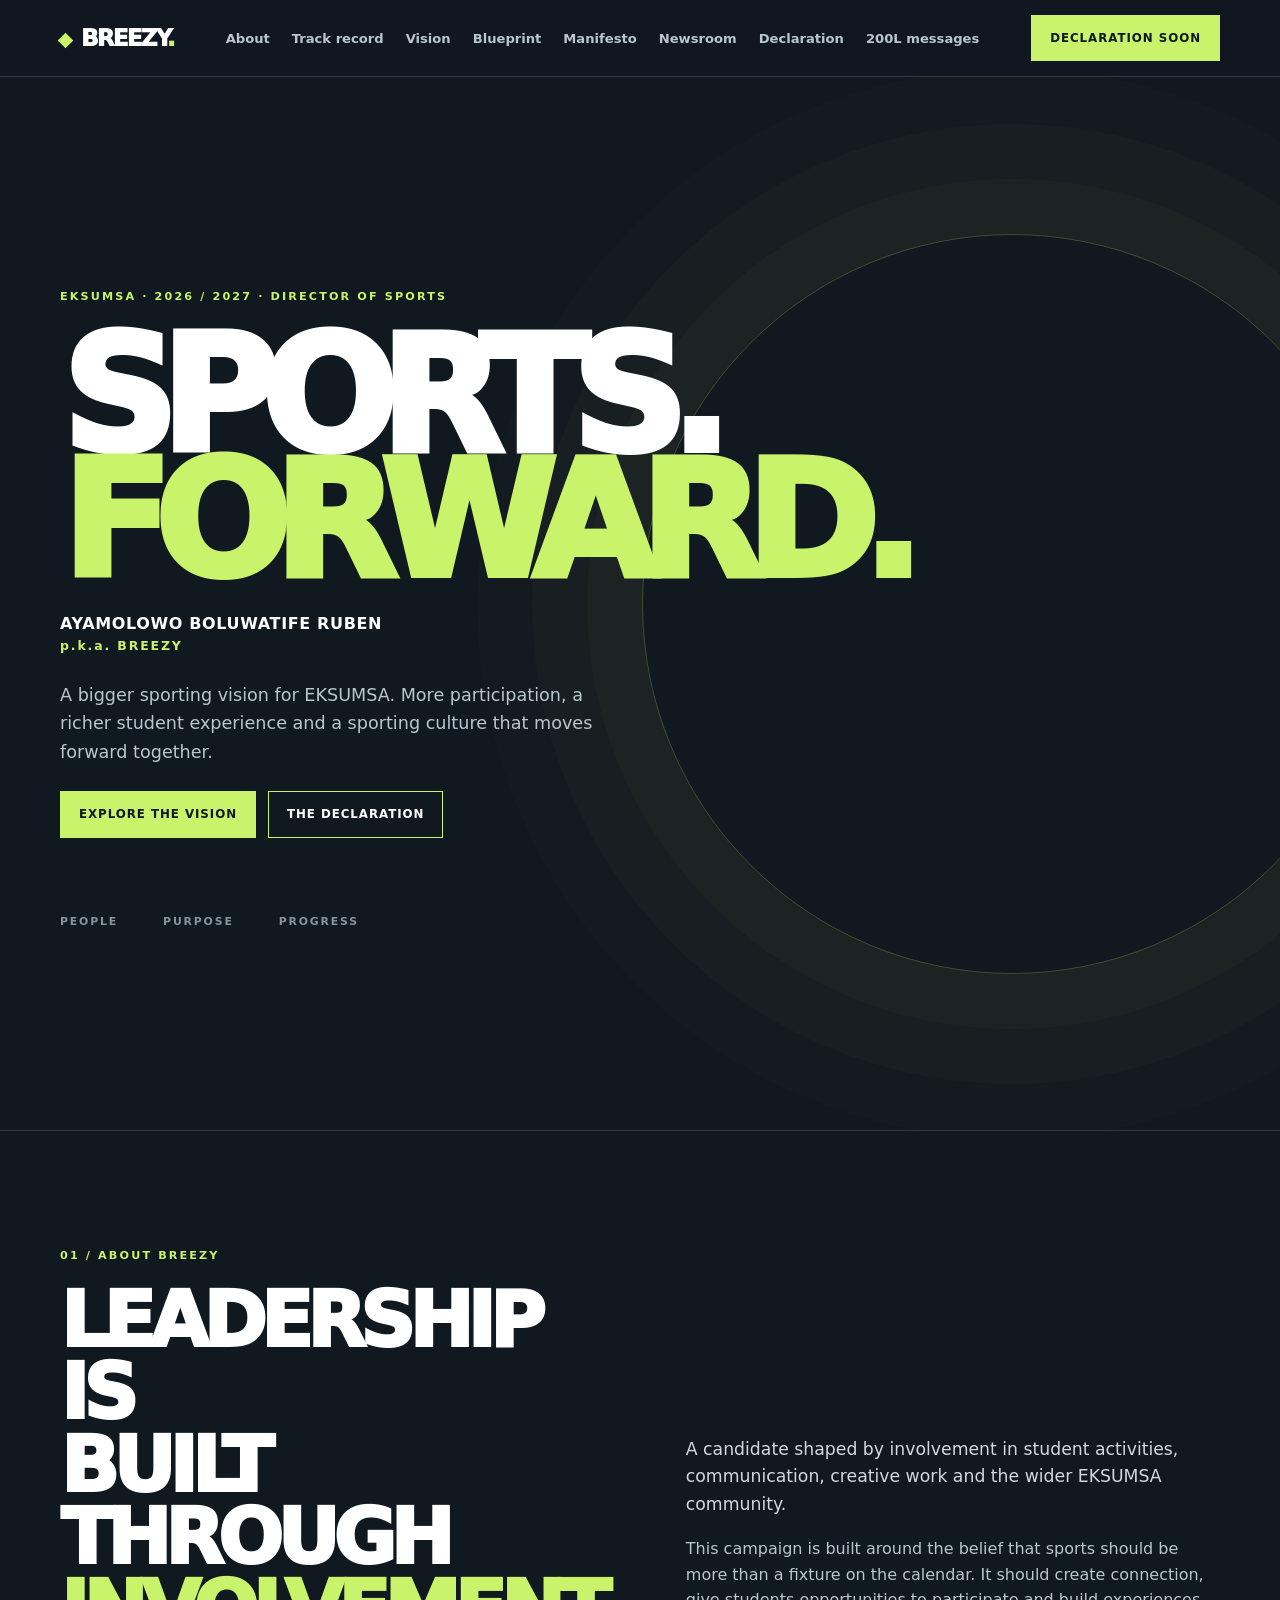
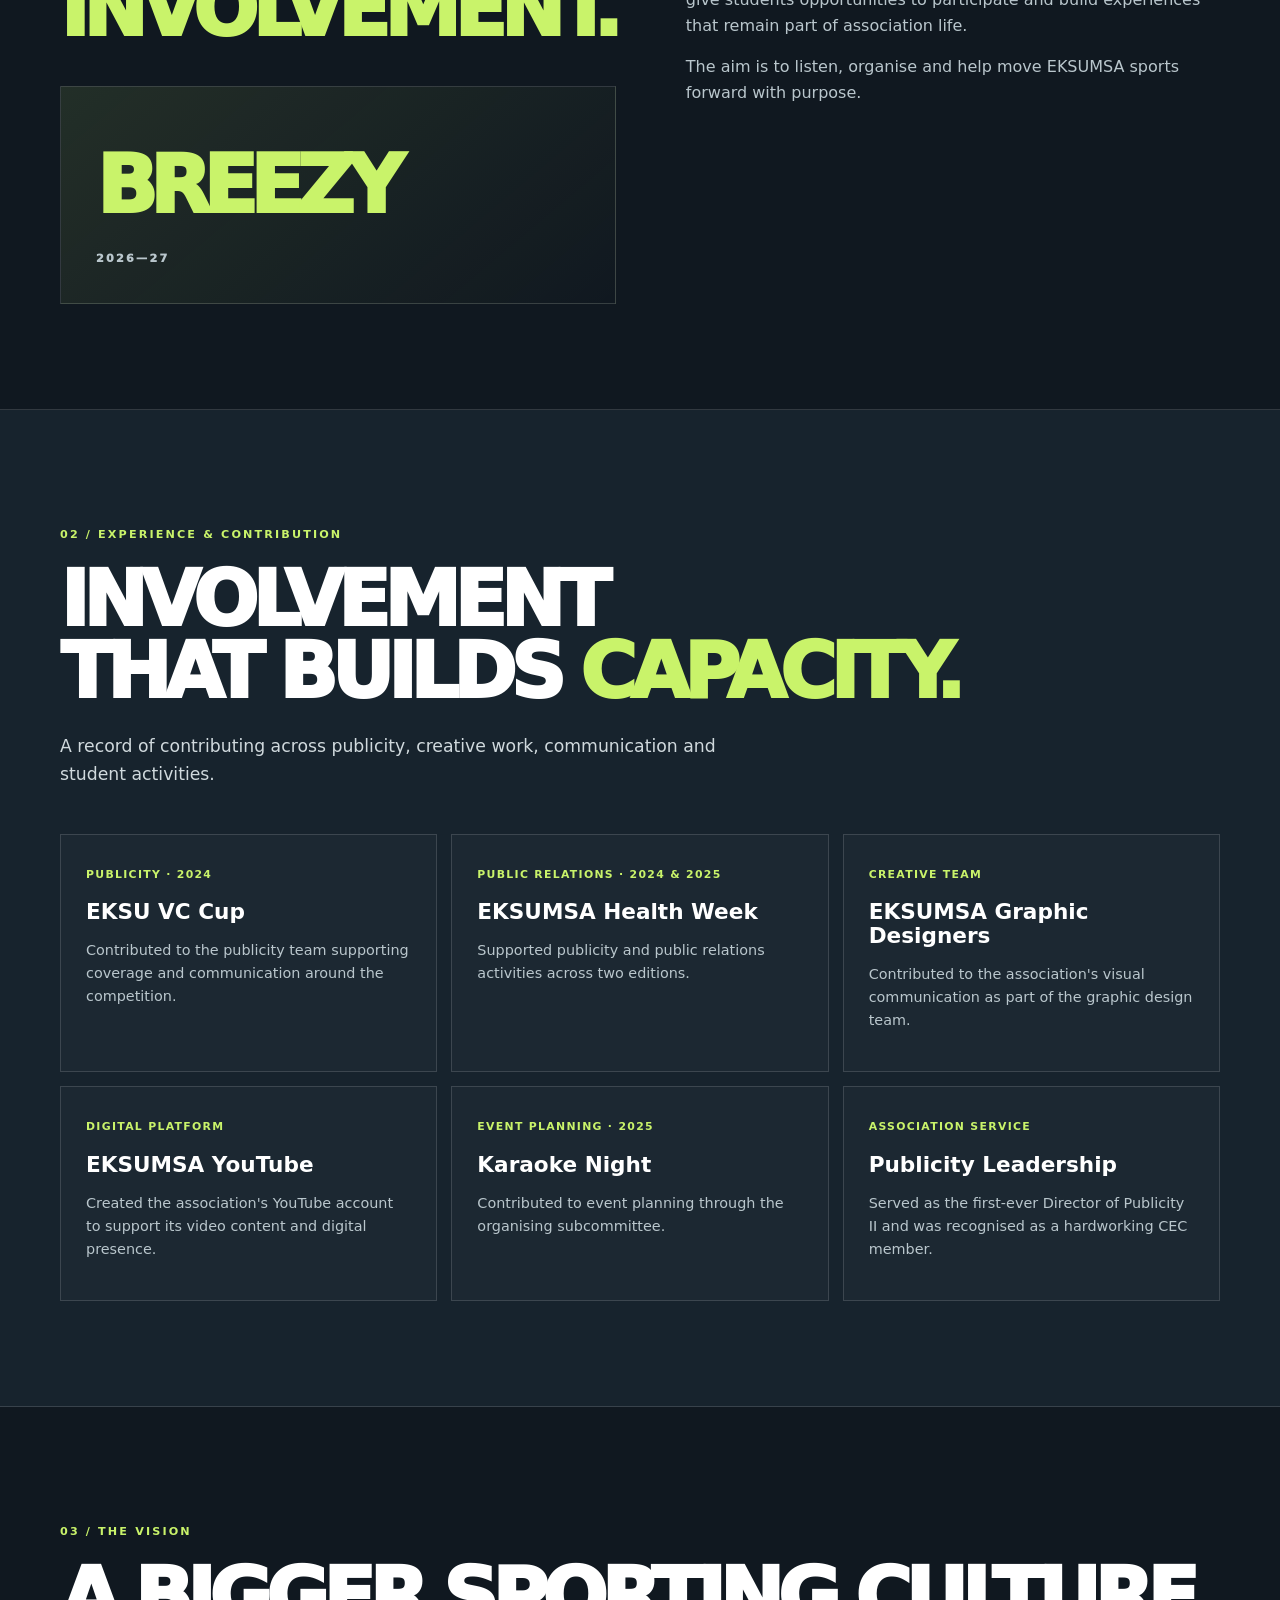
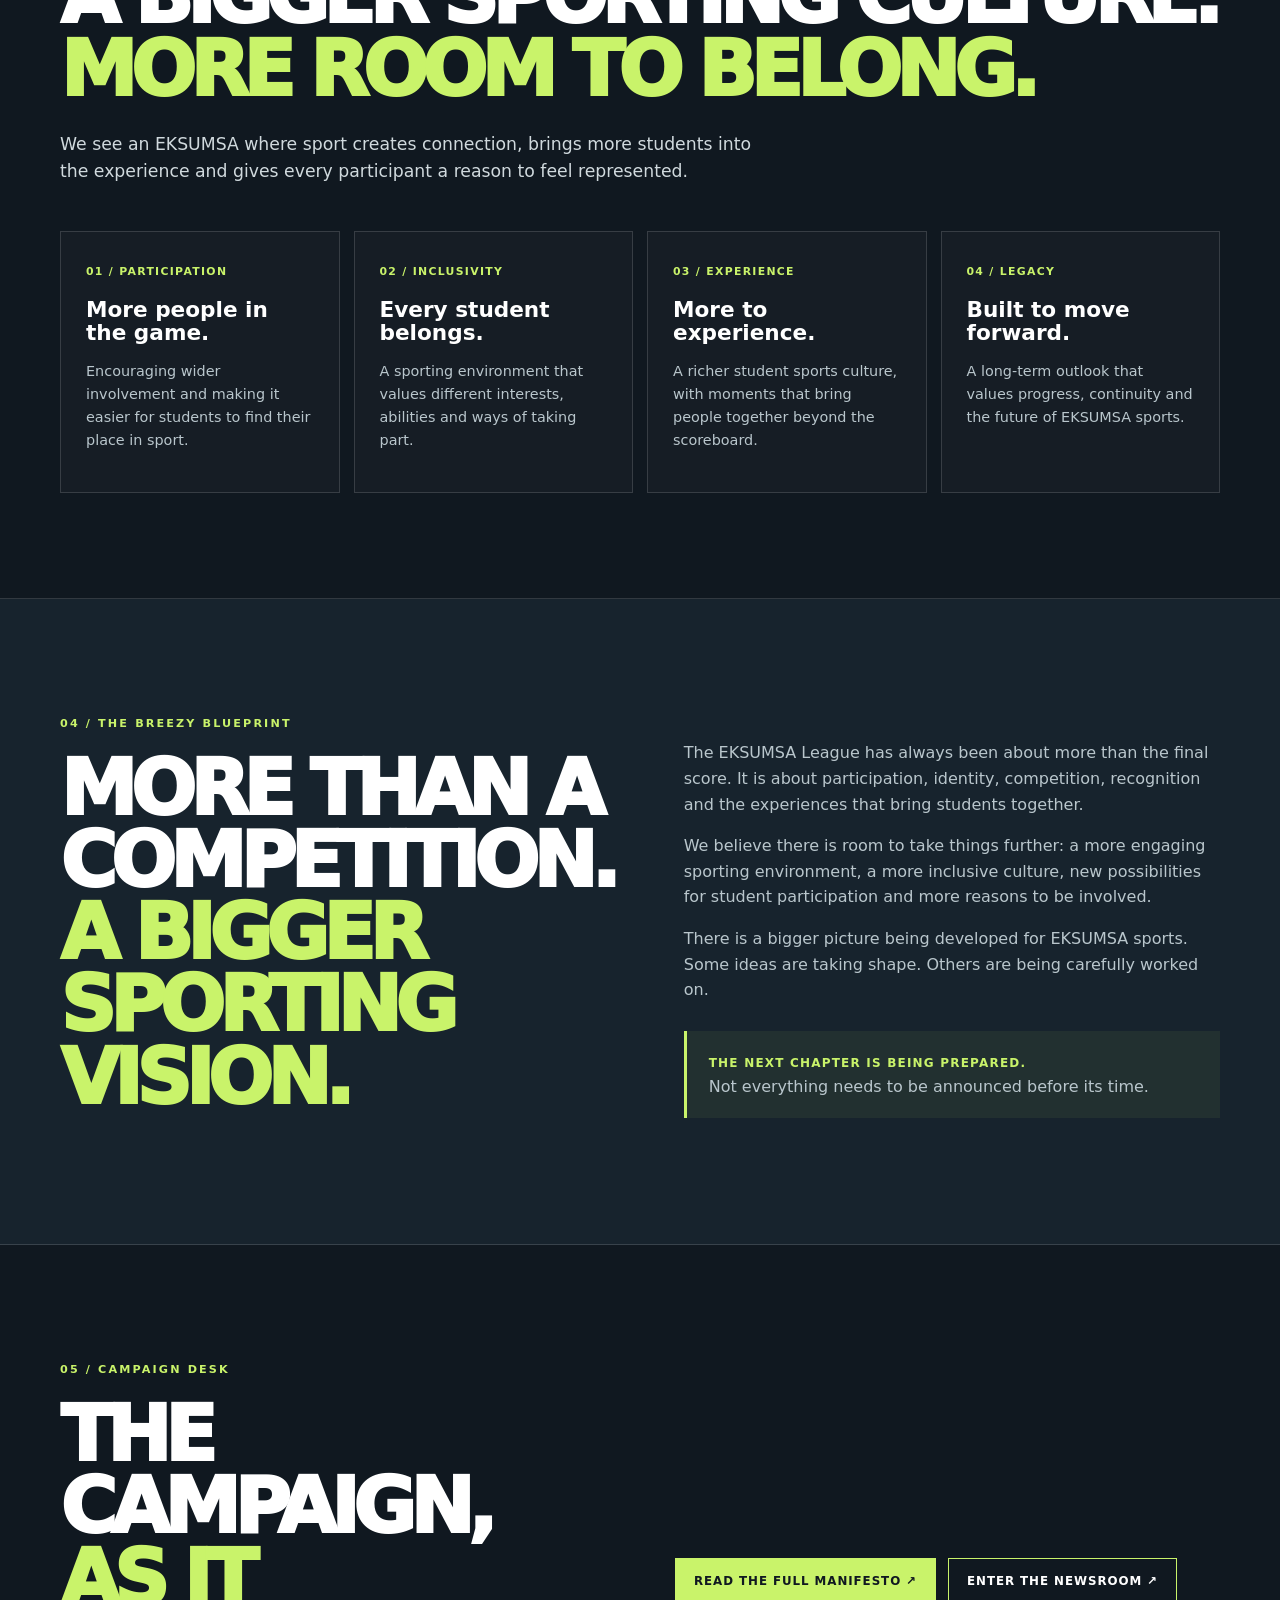
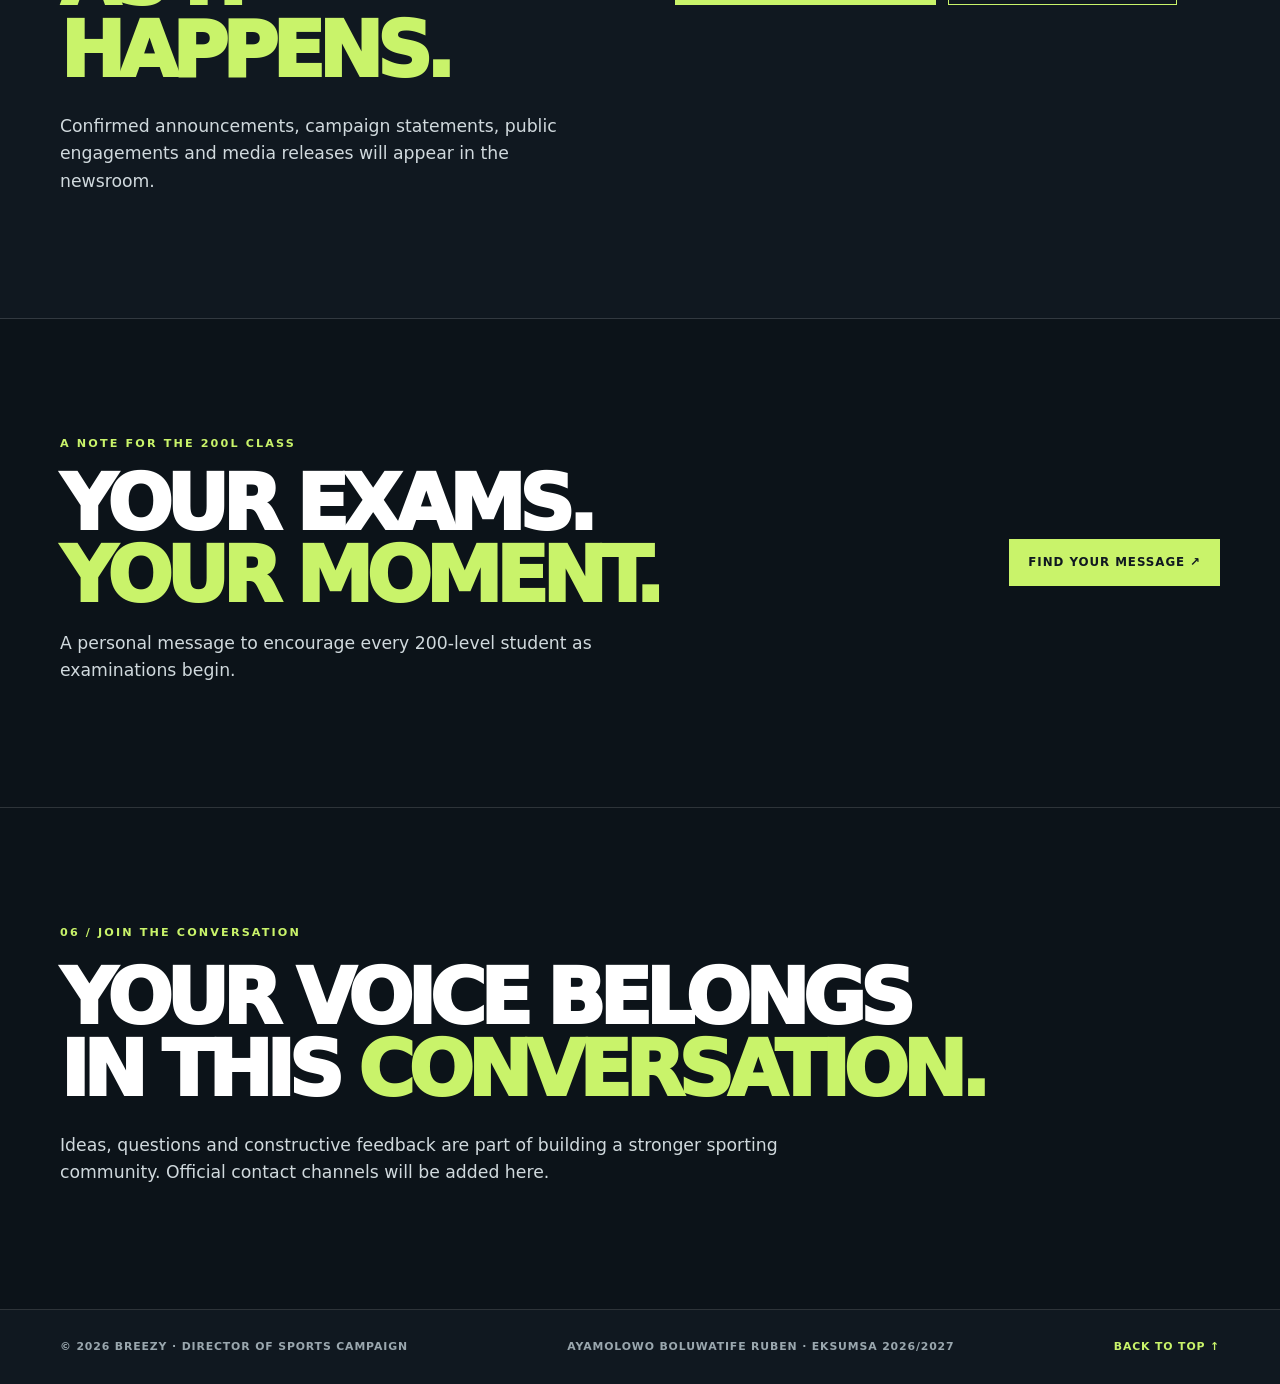
<file: index.html>
<!doctype html>
<html lang="en">
<head>
<meta charset="utf-8"><meta name="viewport" content="width=device-width,initial-scale=1">
<meta name="theme-color" content="#101820"><meta name="description" content="The campaign hub of Ayamolowo Boluwatife Ruben, p.k.a. Breezy — candidate for Director of Sports, EKSUMSA 2026/2027.">
<meta property="og:title" content="BREEZY — Director of Sports, EKSUMSA 2026/2027"><meta property="og:description" content="Sports. Forward. A bigger sporting vision.">
<title>BREEZY — Director of Sports | EKSUMSA 2026/2027</title><link rel="stylesheet" href="styles.css">
</head>
<body id="top">
<header class="site-header"><div class="wrap nav"><a class="brand" href="index.html"><i></i>BREEZY<span>.</span></a><nav><a href="#about">About</a><a href="#record">Track record</a><a href="#vision">Vision</a><a href="#blueprint">Blueprint</a><a href="manifesto.html">Manifesto</a><a href="newsroom.html">Newsroom</a><a href="declaration.html">Declaration</a><a href="200l-exams.html">200L messages</a></nav><a class="nav-cta" href="declaration.html">Declaration soon</a></div></header>
<main>
<section class="hero"><div class="wrap hero-inner"><p class="eyebrow">EKSUMSA · 2026 / 2027 · DIRECTOR OF SPORTS</p><h1>SPORTS.<br><em>FORWARD.</em></h1><p class="candidate">AYAMOLOWO BOLUWATIFE RUBEN <span>p.k.a. BREEZY</span></p><p class="hero-copy">A bigger sporting vision for EKSUMSA. More participation, a richer student experience and a sporting culture that moves forward together.</p><div class="actions"><a class="button primary" href="#vision">Explore the vision</a><a class="button outline" href="declaration.html">The declaration</a></div><div class="hero-foot"><span>PEOPLE</span><span>PURPOSE</span><span>PROGRESS</span></div></div><div class="orbit" aria-hidden="true"></div></section>
<section id="about"><div class="wrap split"><div><p class="eyebrow">01 / ABOUT BREEZY</p><h2>LEADERSHIP IS<br>BUILT THROUGH<br><em>INVOLVEMENT.</em></h2><div class="stamp">BREEZY<span>2026—27</span></div></div><div class="copy"><p class="lead">A candidate shaped by involvement in student activities, communication, creative work and the wider EKSUMSA community.</p><p>This campaign is built around the belief that sports should be more than a fixture on the calendar. It should create connection, give students opportunities to participate and build experiences that remain part of association life.</p><p>The aim is to listen, organise and help move EKSUMSA sports forward with purpose.</p></div></div></section>
<section class="dark" id="record"><div class="wrap"><p class="eyebrow">02 / EXPERIENCE & CONTRIBUTION</p><h2>INVOLVEMENT<br>THAT BUILDS <em>CAPACITY.</em></h2><p class="lead narrow">A record of contributing across publicity, creative work, communication and student activities.</p><div class="cards">
<article><small>PUBLICITY · 2024</small><h3>EKSU VC Cup</h3><p>Contributed to the publicity team supporting coverage and communication around the competition.</p></article>
<article><small>PUBLIC RELATIONS · 2024 & 2025</small><h3>EKSUMSA Health Week</h3><p>Supported publicity and public relations activities across two editions.</p></article>
<article><small>CREATIVE TEAM</small><h3>EKSUMSA Graphic Designers</h3><p>Contributed to the association's visual communication as part of the graphic design team.</p></article>
<article><small>DIGITAL PLATFORM</small><h3>EKSUMSA YouTube</h3><p>Created the association's YouTube account to support its video content and digital presence.</p></article>
<article><small>EVENT PLANNING · 2025</small><h3>Karaoke Night</h3><p>Contributed to event planning through the organising subcommittee.</p></article>
<article><small>ASSOCIATION SERVICE</small><h3>Publicity Leadership</h3><p>Served as the first-ever Director of Publicity II and was recognised as a hardworking CEC member.</p></article>
</div></div></section>
<section id="vision"><div class="wrap"><p class="eyebrow">03 / THE VISION</p><h2>A BIGGER SPORTING CULTURE.<br><em>MORE ROOM TO BELONG.</em></h2><p class="lead narrow">We see an EKSUMSA where sport creates connection, brings more students into the experience and gives every participant a reason to feel represented.</p><div class="pillars"><article><b>01 / PARTICIPATION</b><h3>More people in the game.</h3><p>Encouraging wider involvement and making it easier for students to find their place in sport.</p></article><article><b>02 / INCLUSIVITY</b><h3>Every student belongs.</h3><p>A sporting environment that values different interests, abilities and ways of taking part.</p></article><article><b>03 / EXPERIENCE</b><h3>More to experience.</h3><p>A richer student sports culture, with moments that bring people together beyond the scoreboard.</p></article><article><b>04 / LEGACY</b><h3>Built to move forward.</h3><p>A long-term outlook that values progress, continuity and the future of EKSUMSA sports.</p></article></div></div></section>
<section class="dark" id="blueprint"><div class="wrap blueprint"><div><p class="eyebrow">04 / THE BREEZY BLUEPRINT</p><h2>MORE THAN A COMPETITION.<br><em>A BIGGER SPORTING VISION.</em></h2></div><div class="copy"><p>The EKSUMSA League has always been about more than the final score. It is about participation, identity, competition, recognition and the experiences that bring students together.</p><p>We believe there is room to take things further: a more engaging sporting environment, a more inclusive culture, new possibilities for student participation and more reasons to be involved.</p><p>There is a bigger picture being developed for EKSUMSA sports. Some ideas are taking shape. Others are being carefully worked on.</p><div class="note"><b>THE NEXT CHAPTER IS BEING PREPARED.</b><br>Not everything needs to be announced before its time.</div></div></div></section>
<section><div class="wrap newsroom-call"><div><p class="eyebrow">05 / CAMPAIGN DESK</p><h2>THE CAMPAIGN,<br><em>AS IT HAPPENS.</em></h2><p class="lead">Confirmed announcements, campaign statements, public engagements and media releases will appear in the newsroom.</p></div><div class="actions"><a class="button primary" href="manifesto.html">Read the full manifesto ↗</a><a class="button outline" href="newsroom.html">Enter the newsroom ↗</a></div></div></section>
<section class="exam-promo"><div class="wrap exam-promo-inner"><div><p class="eyebrow">A NOTE FOR THE 200L CLASS</p><h2>YOUR EXAMS.<br><em>YOUR MOMENT.</em></h2><p class="lead">A personal message to encourage every 200-level student as examinations begin.</p></div><a class="button primary" href="200l-exams.html">Find your message ↗</a></div></section>
<section class="contact"><div class="wrap"><p class="eyebrow">06 / JOIN THE CONVERSATION</p><h2>YOUR VOICE BELONGS<br>IN THIS <em>CONVERSATION.</em></h2><p class="lead">Ideas, questions and constructive feedback are part of building a stronger sporting community. Official contact channels will be added here.</p></div></section>
</main><footer><div class="wrap foot"><span>© 2026 BREEZY · DIRECTOR OF SPORTS CAMPAIGN</span><span>AYAMOLOWO BOLUWATIFE RUBEN · EKSUMSA 2026/2027</span><a href="#top">BACK TO TOP ↑</a></div></footer>
</body></html>
</file>
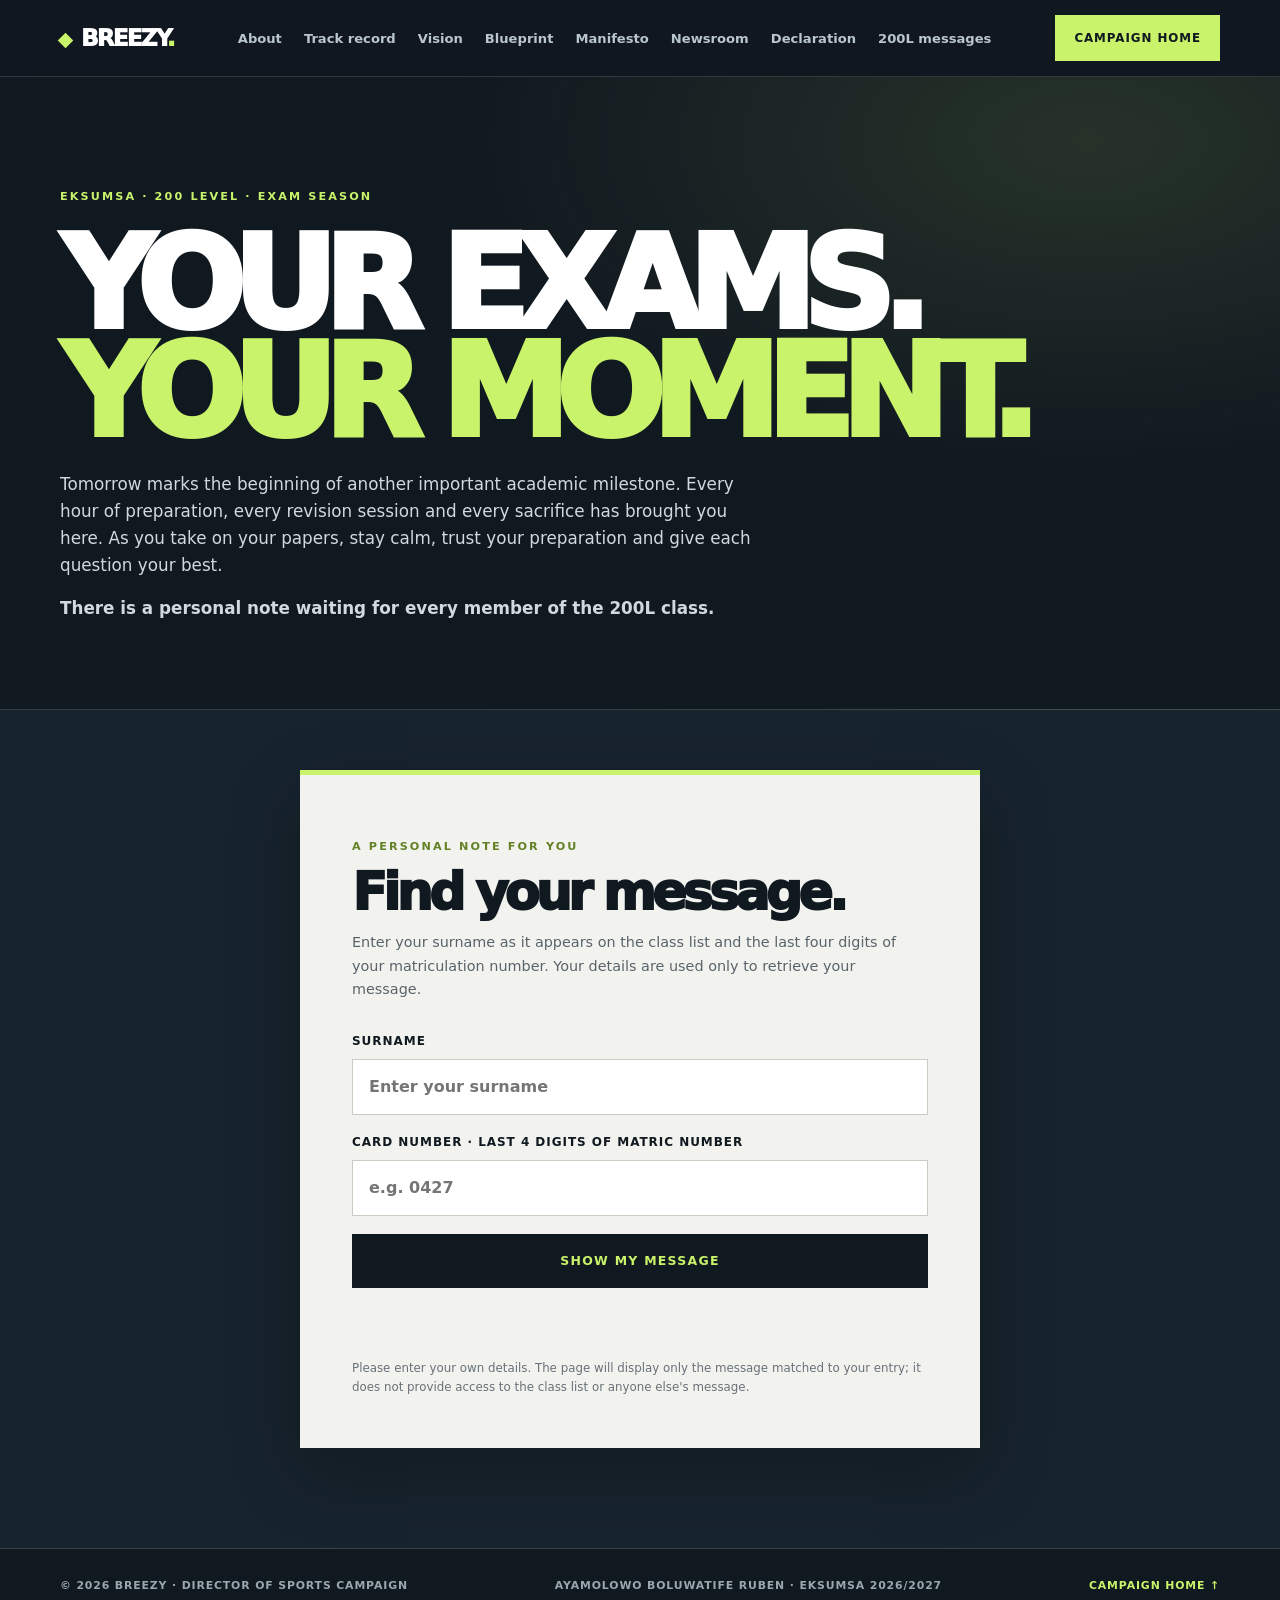
<file: 200l-exams.html>
<!doctype html>
<html lang="en"><head><meta charset="utf-8"><meta name="viewport" content="width=device-width,initial-scale=1"><meta name="theme-color" content="#101820"><meta name="description" content="A personal message for each 200-level EKSUMSA student as examinations begin."><title>A Message for You | 200L EKSUMSA</title><link rel="stylesheet" href="styles.css"></head>
<body class="exam-page"><header class="site-header"><div class="wrap nav"><a class="brand" href="index.html"><i></i>BREEZY<span>.</span></a><nav><a href="index.html#about">About</a><a href="index.html#record">Track record</a><a href="index.html#vision">Vision</a><a href="index.html#blueprint">Blueprint</a><a href="manifesto.html">Manifesto</a><a href="newsroom.html">Newsroom</a><a href="declaration.html">Declaration</a><a href="200l-exams.html">200L messages</a></nav><a class="nav-cta" href="index.html">Campaign home</a></div></header>
<main><section class="exam-hero"><div class="wrap"><p class="eyebrow">EKSUMSA · 200 LEVEL · EXAM SEASON</p><h1>YOUR EXAMS.<br><em>YOUR MOMENT.</em></h1><p class="exam-intro">Tomorrow marks the beginning of another important academic milestone. Every hour of preparation, every revision session and every sacrifice has brought you here. As you take on your papers, stay calm, trust your preparation and give each question your best.</p><p class="exam-intro"><strong>There is a personal note waiting for every member of the 200L class.</strong></p></div></section>
<section class="exam-layout"><div class="wrap"><div class="exam-panel"><p class="eyebrow">A PERSONAL NOTE FOR YOU</p><h2>Find your message.</h2><p class="helper">Enter your surname as it appears on the class list and the last four digits of your matriculation number. Your details are used only to retrieve your message.</p>
<form class="exam-form" id="examLookup" autocomplete="off"><label for="surname">Surname<input id="surname" name="surname" type="text" maxlength="60" placeholder="Enter your surname" required autocomplete="family-name" spellcheck="false"></label><label for="cardNumber">Card number · Last 4 digits of matric number<input id="cardNumber" name="cardNumber" type="text" inputmode="numeric" pattern="[0-9]{4}" maxlength="4" minlength="4" placeholder="e.g. 0427" required autocomplete="off"></label><button id="lookupButton" type="submit">Show my message</button></form>
<p class="exam-status" id="examStatus" role="status" aria-live="polite"></p><div class="exam-result" id="examResult" aria-live="polite"><h3 id="resultHeading"></h3><p id="resultMessage"></p><p class="exam-signoff">— BREEZY</p></div><p class="exam-privacy">Please enter your own details. The page will display only the message matched to your entry; it does not provide access to the class list or anyone else's message.</p></div></div></section></main>
<footer><div class="wrap foot"><span>© 2026 BREEZY · DIRECTOR OF SPORTS CAMPAIGN</span><span>AYAMOLOWO BOLUWATIFE RUBEN · EKSUMSA 2026/2027</span><a href="index.html">CAMPAIGN HOME ↑</a></div></footer>
<script>
(() => {
  const form=document.getElementById('examLookup');
  const button=document.getElementById('lookupButton');
  const status=document.getElementById('examStatus');
  const result=document.getElementById('examResult');
  const heading=document.getElementById('resultHeading');
  const message=document.getElementById('resultMessage');
  const card=document.getElementById('cardNumber');
  card.addEventListener('input',()=>{card.value=card.value.replace(/\D/g,'').slice(0,4);});
  form.addEventListener('submit',async(event)=>{
    event.preventDefault(); result.classList.remove('visible'); status.textContent='Checking your details…'; button.disabled=true; button.textContent='Checking…';
    try{
      const response=await fetch('/api/200l-message',{method:'POST',headers:{'Content-Type':'application/json'},body:JSON.stringify({surname:form.surname.value,cardNumber:card.value})});
      const data=await response.json().catch(()=>({}));
      if(!response.ok||!data.ok){status.textContent=data.message||'We could not retrieve your note. Please check your details and try again.';return;}
      heading.textContent='A message for '+data.firstName;
      message.textContent=data.message;
      result.classList.add('visible'); status.textContent='Your personal message is ready.';
    }catch(error){status.textContent='Unable to connect right now. Please try again.';}
    finally{button.disabled=false;button.textContent='Show my message';}
  });
})();
</script></body></html>
</file>
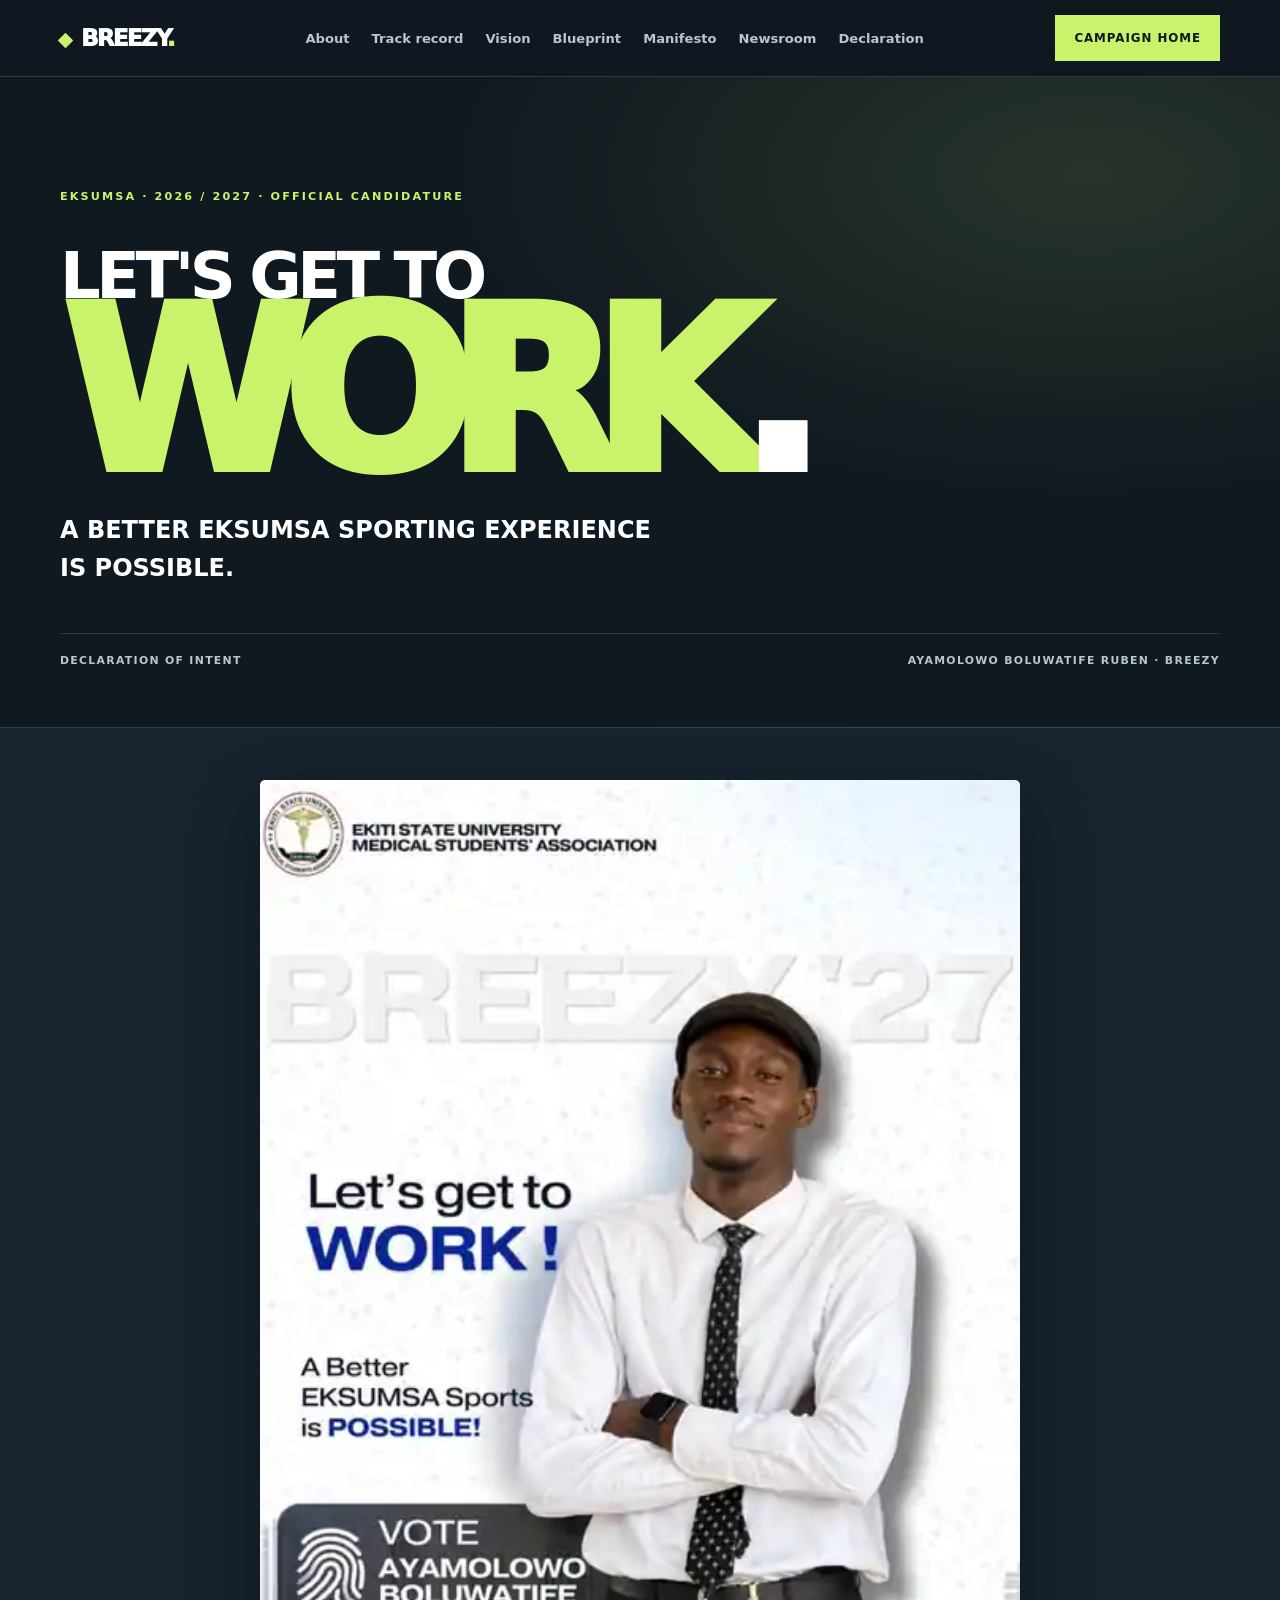
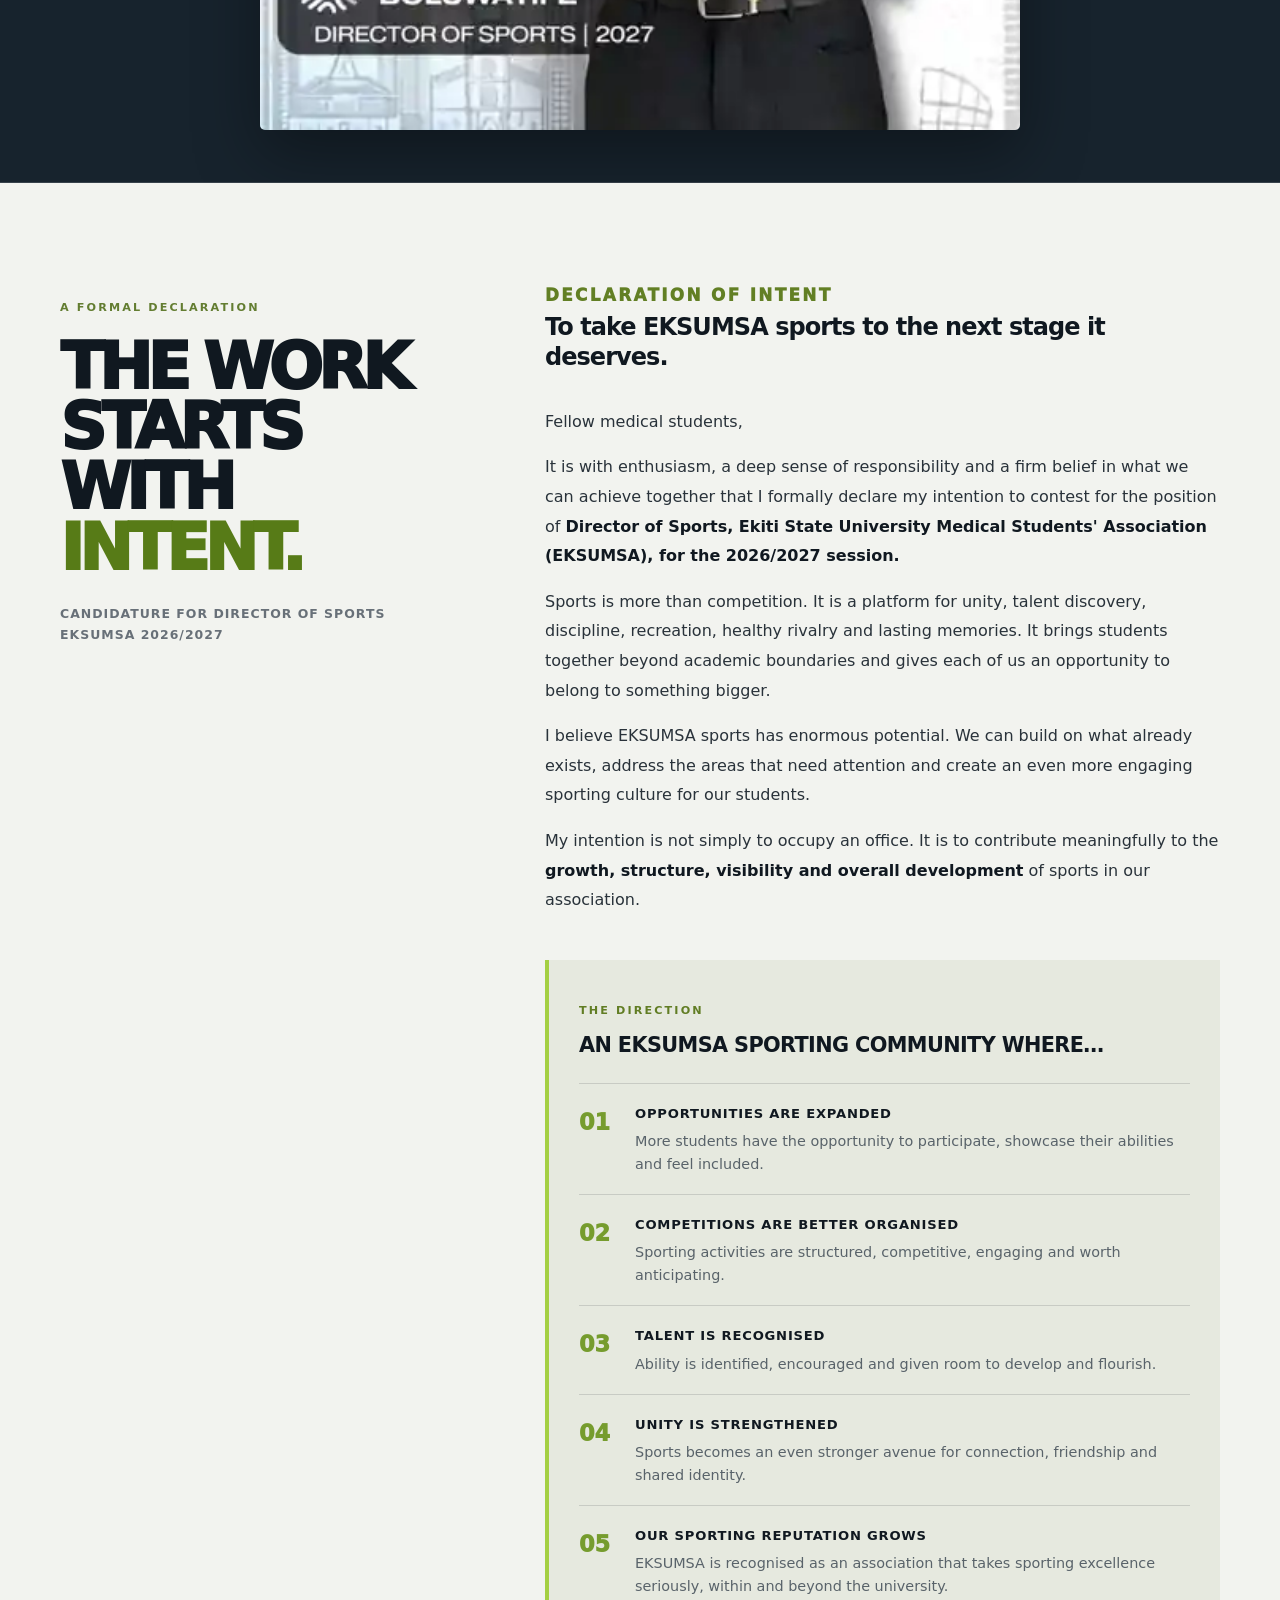
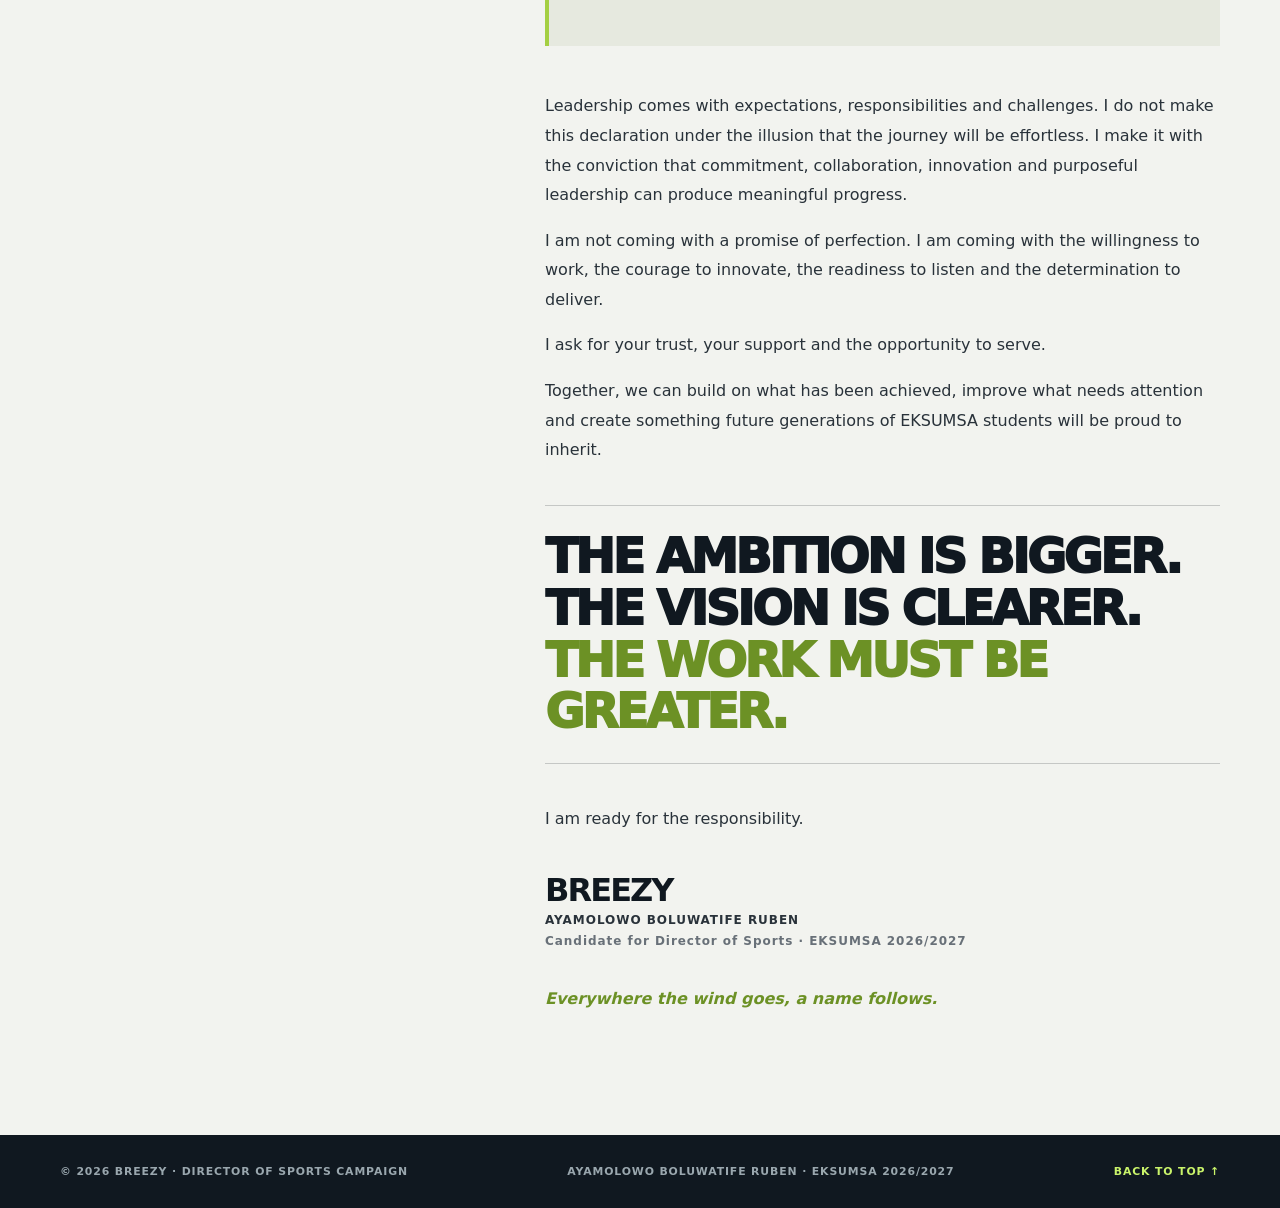
<file: declaration.html>
<!doctype html>
<html lang="en"><head><meta charset="utf-8"><meta name="viewport" content="width=device-width,initial-scale=1"><meta name="theme-color" content="#101820"><meta name="description" content="Breezy's declaration of intent for Director of Sports, EKSUMSA 2026/2027."><meta property="og:title" content="Declaration of Intent | BREEZY"><meta property="og:description" content="Let's get to work. A better EKSUMSA sporting experience is possible."><title>Declaration of Intent | BREEZY</title><link rel="stylesheet" href="styles.css"></head>
<body><header class="site-header"><div class="wrap nav"><a class="brand" href="index.html"><i></i>BREEZY<span>.</span></a><nav><a href="index.html#about">About</a><a href="index.html#record">Track record</a><a href="index.html#vision">Vision</a><a href="index.html#blueprint">Blueprint</a><a href="manifesto.html">Manifesto</a><a href="newsroom.html">Newsroom</a><a href="declaration.html">Declaration</a></nav><a class="nav-cta" href="index.html">Campaign home</a></div></header>
<main><section class="declaration-hero"><div class="wrap"><p class="eyebrow">EKSUMSA · 2026 / 2027 · OFFICIAL CANDIDATURE</p><p class="declaration-kicker">LET'S GET TO</p><h1>WORK<span>.</span></h1><p class="declaration-sub">A BETTER EKSUMSA SPORTING EXPERIENCE IS POSSIBLE.</p><div class="declaration-meta"><span>DECLARATION OF INTENT</span><span>AYAMOLOWO BOLUWATIFE RUBEN · BREEZY</span></div></div></section>
<section class="flyer-section" aria-label="Official campaign flyer"><div class="wrap flyer-wrap"><img src="assets/breezy-official-flyer.webp" alt="Official campaign flyer for Breezy, candidate for Director of Sports, EKSUMSA 2026/2027" fetchpriority="high"></div></section>
<section class="statement"><div class="wrap statement-grid"><aside class="statement-aside"><p class="eyebrow">A FORMAL DECLARATION</p><h2>THE WORK<br>STARTS WITH<br><em>INTENT.</em></h2><p class="aside-note">Candidature for Director of Sports<br>EKSUMSA 2026/2027</p></aside>
<article class="statement-copy"><h2>DECLARATION OF INTENT</h2><p class="statement-lead">To take EKSUMSA sports to the next stage it deserves.</p><p>Fellow medical students,</p>
<p>It is with enthusiasm, a deep sense of responsibility and a firm belief in what we can achieve together that I formally declare my intention to contest for the position of <strong>Director of Sports, Ekiti State University Medical Students' Association (EKSUMSA), for the 2026/2027 session.</strong></p>
<p>Sports is more than competition. It is a platform for unity, talent discovery, discipline, recreation, healthy rivalry and lasting memories. It brings students together beyond academic boundaries and gives each of us an opportunity to belong to something bigger.</p>
<p>I believe EKSUMSA sports has enormous potential. We can build on what already exists, address the areas that need attention and create an even more engaging sporting culture for our students.</p>
<p>My intention is not simply to occupy an office. It is to contribute meaningfully to the <strong>growth, structure, visibility and overall development</strong> of sports in our association.</p>
<div class="priority-block"><p class="eyebrow">THE DIRECTION</p><h3>AN EKSUMSA SPORTING COMMUNITY WHERE…</h3>
<div class="priority"><b>01</b><div><h4>OPPORTUNITIES ARE EXPANDED</h4><p>More students have the opportunity to participate, showcase their abilities and feel included.</p></div></div>
<div class="priority"><b>02</b><div><h4>COMPETITIONS ARE BETTER ORGANISED</h4><p>Sporting activities are structured, competitive, engaging and worth anticipating.</p></div></div>
<div class="priority"><b>03</b><div><h4>TALENT IS RECOGNISED</h4><p>Ability is identified, encouraged and given room to develop and flourish.</p></div></div>
<div class="priority"><b>04</b><div><h4>UNITY IS STRENGTHENED</h4><p>Sports becomes an even stronger avenue for connection, friendship and shared identity.</p></div></div>
<div class="priority"><b>05</b><div><h4>OUR SPORTING REPUTATION GROWS</h4><p>EKSUMSA is recognised as an association that takes sporting excellence seriously, within and beyond the university.</p></div></div></div>
<p>Leadership comes with expectations, responsibilities and challenges. I do not make this declaration under the illusion that the journey will be effortless. I make it with the conviction that commitment, collaboration, innovation and purposeful leadership can produce meaningful progress.</p>
<p>I am not coming with a promise of perfection. I am coming with the willingness to work, the courage to innovate, the readiness to listen and the determination to deliver.</p>
<p>I ask for your trust, your support and the opportunity to serve.</p>
<p>Together, we can build on what has been achieved, improve what needs attention and create something future generations of EKSUMSA students will be proud to inherit.</p>
<div class="closing-line">THE AMBITION IS BIGGER.<br>THE VISION IS CLEARER.<br><em>THE WORK MUST BE GREATER.</em></div>
<p>I am ready for the responsibility.</p><p class="signature"><strong>BREEZY</strong><span>AYAMOLOWO BOLUWATIFE RUBEN</span><small>Candidate for Director of Sports · EKSUMSA 2026/2027</small></p><p class="windline">Everywhere the wind goes, a name follows.</p></article></div></section></main>
<footer><div class="wrap foot"><span>© 2026 BREEZY · DIRECTOR OF SPORTS CAMPAIGN</span><span>AYAMOLOWO BOLUWATIFE RUBEN · EKSUMSA 2026/2027</span><a href="#">BACK TO TOP ↑</a></div></footer></body></html>
</file>
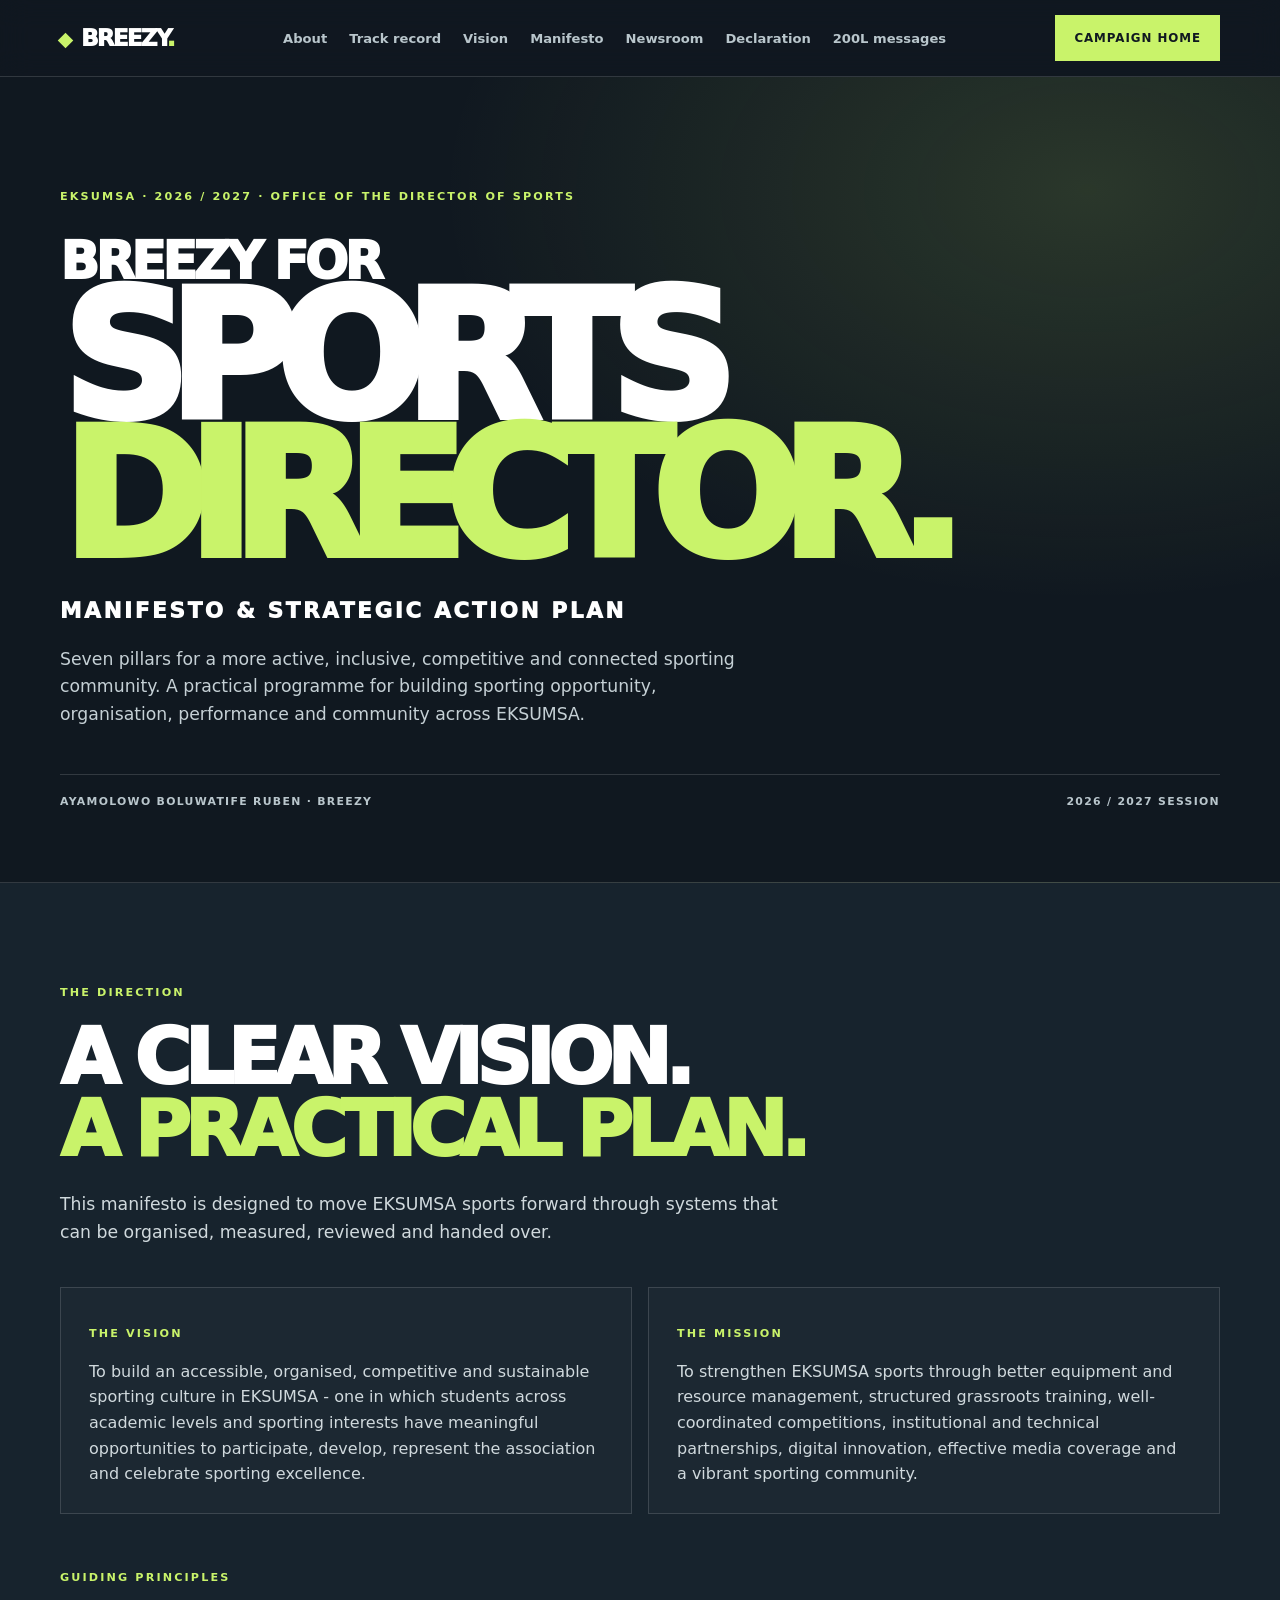
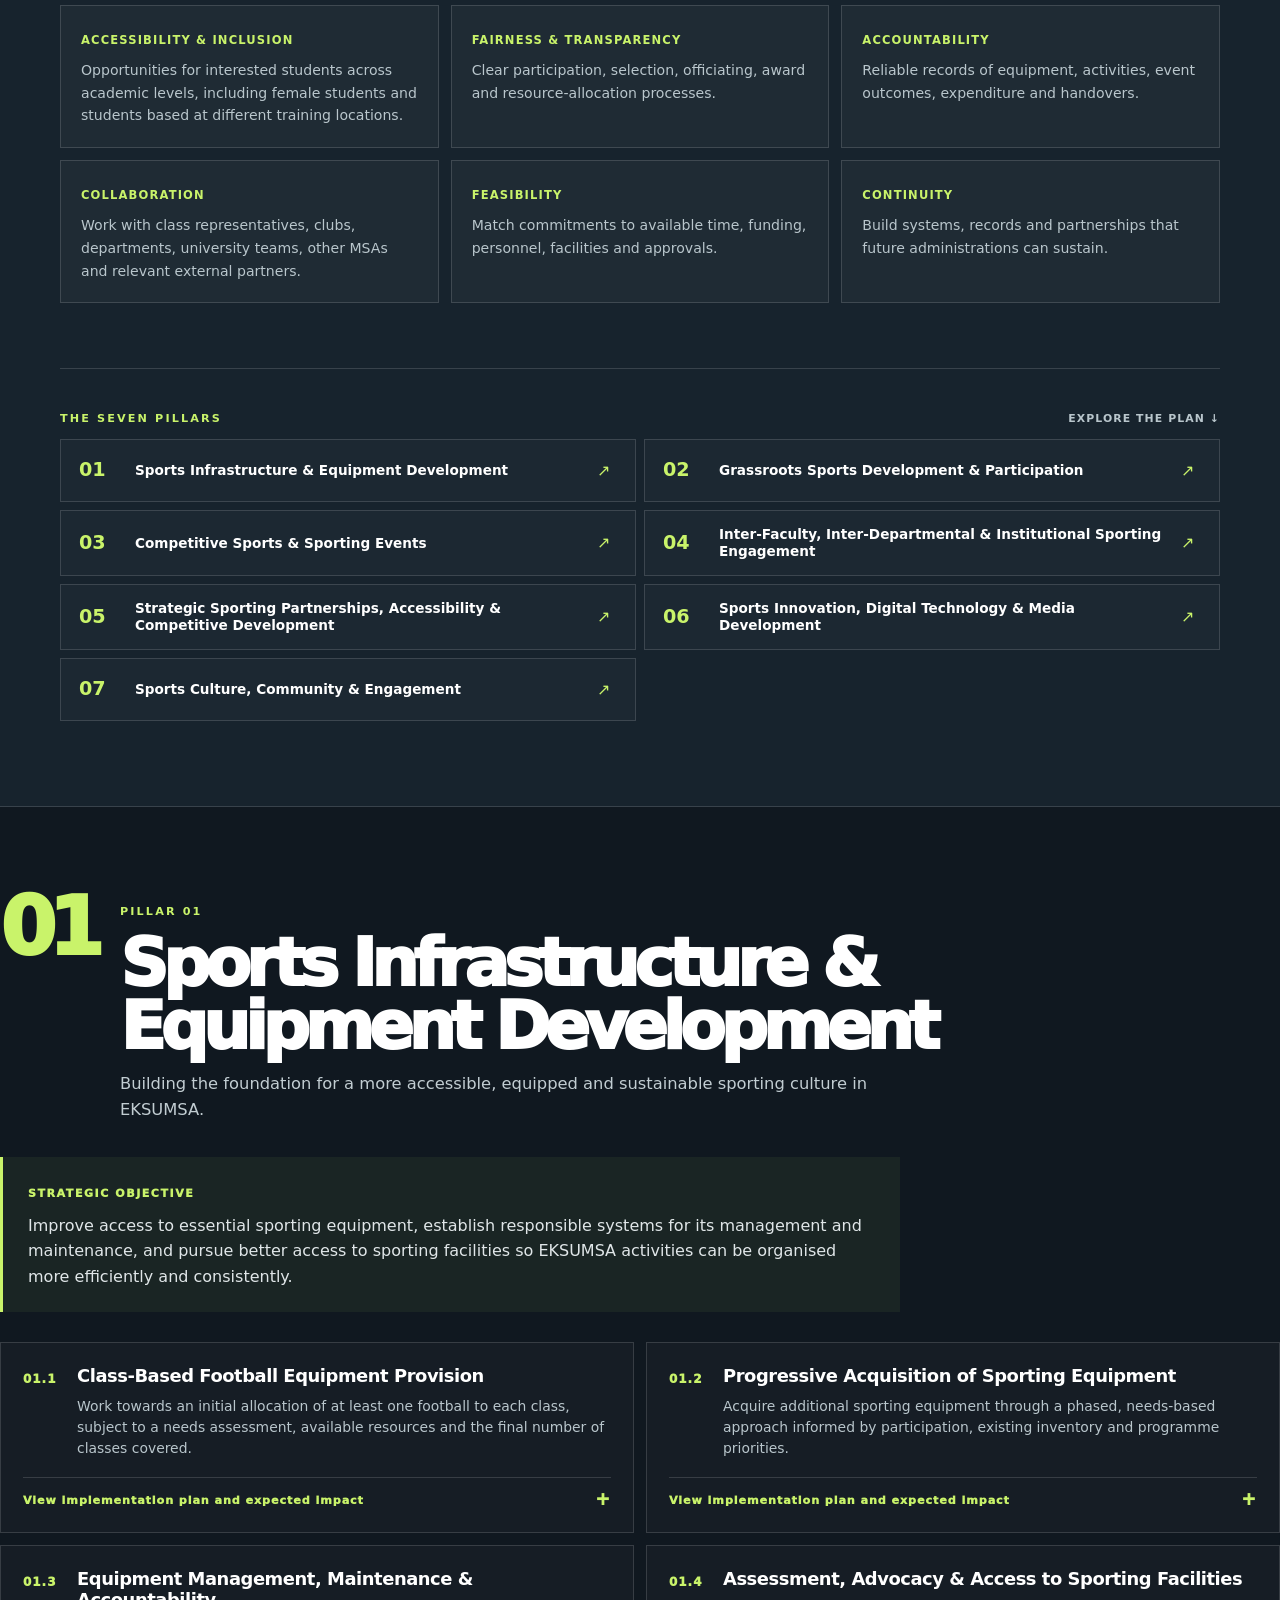
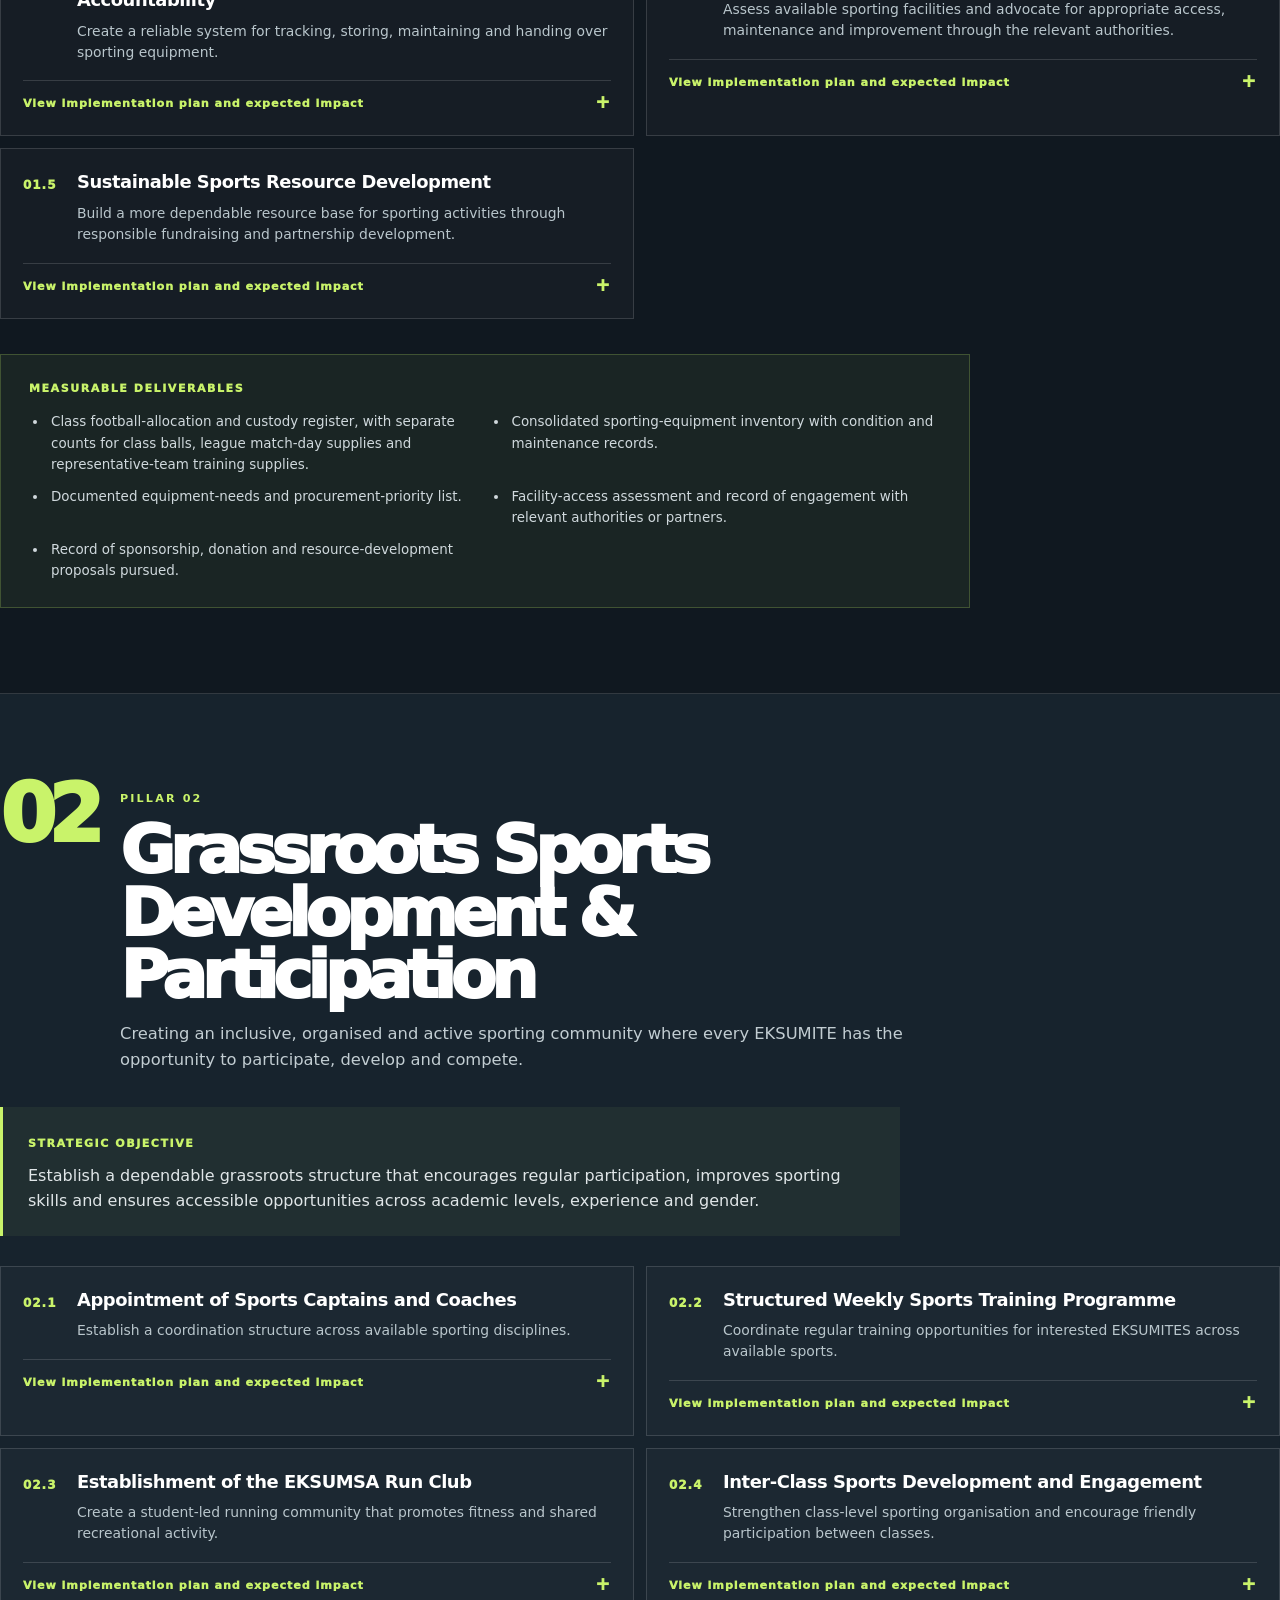
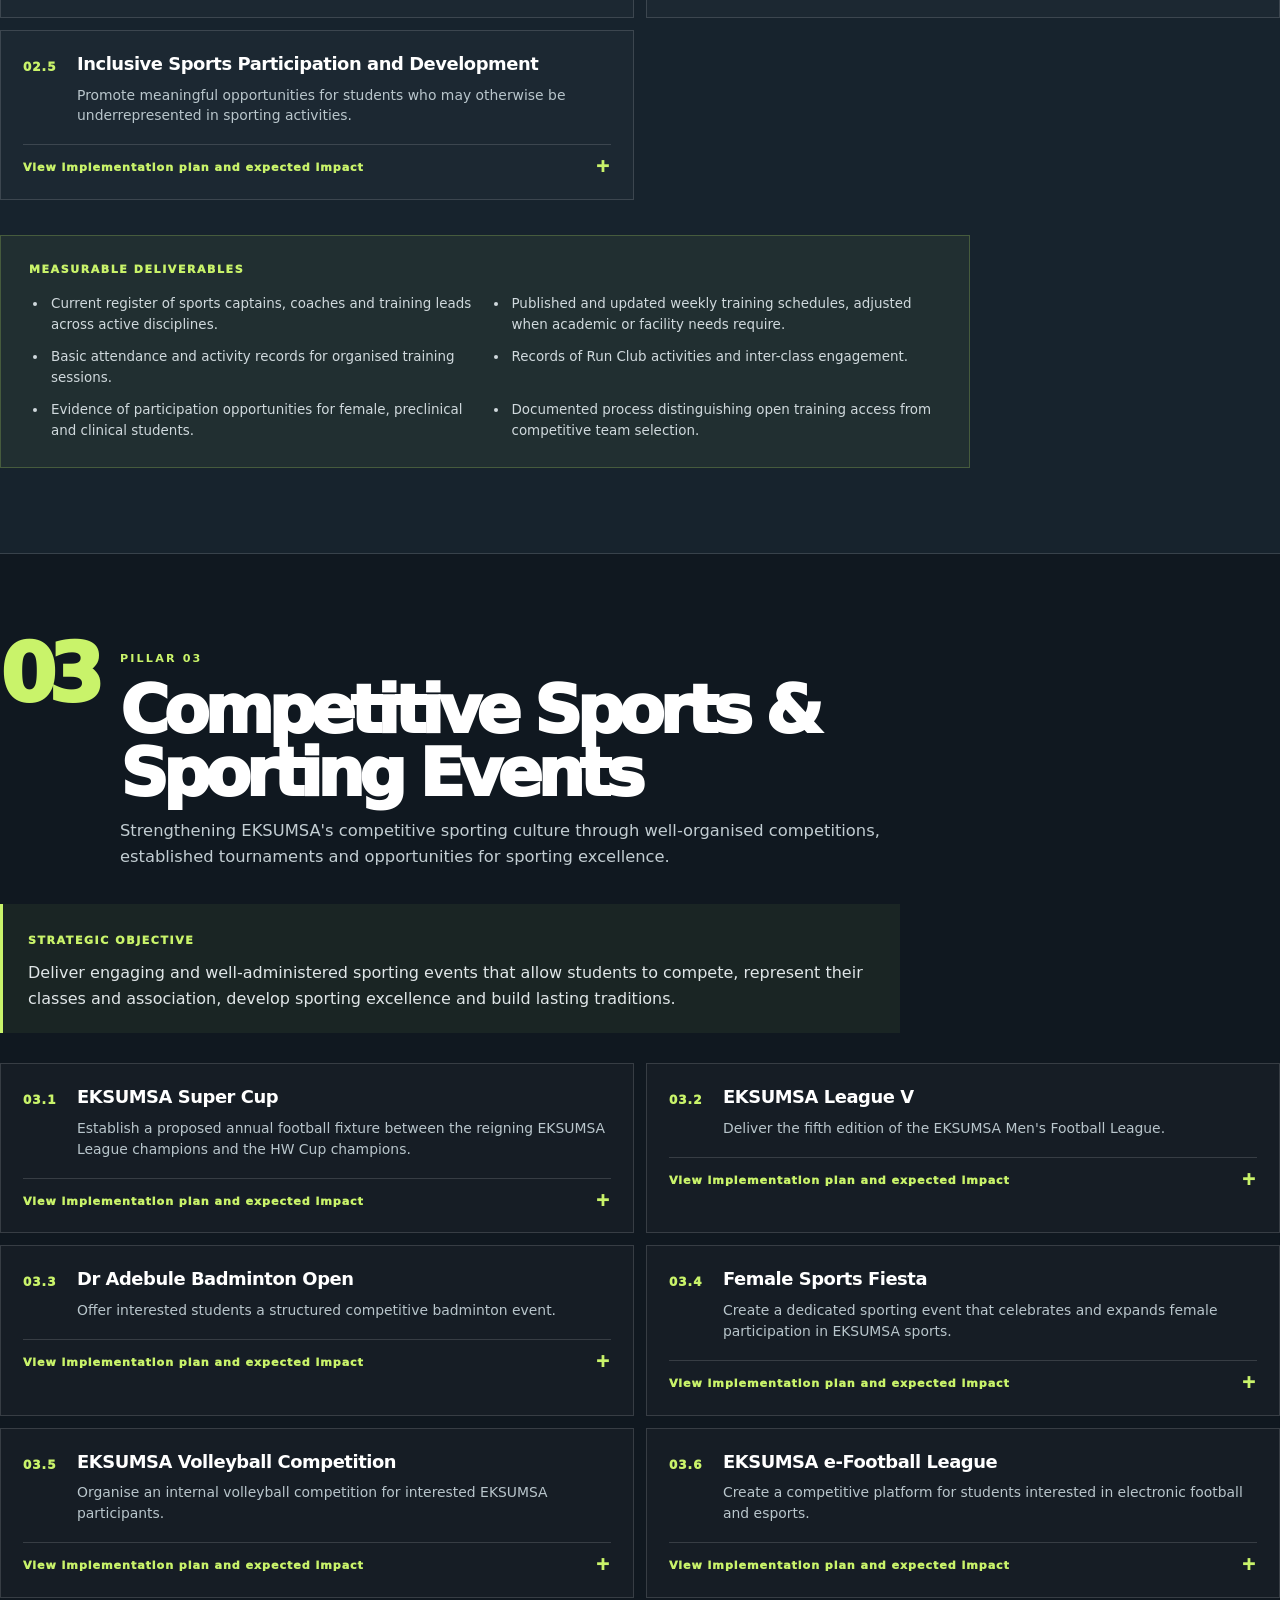
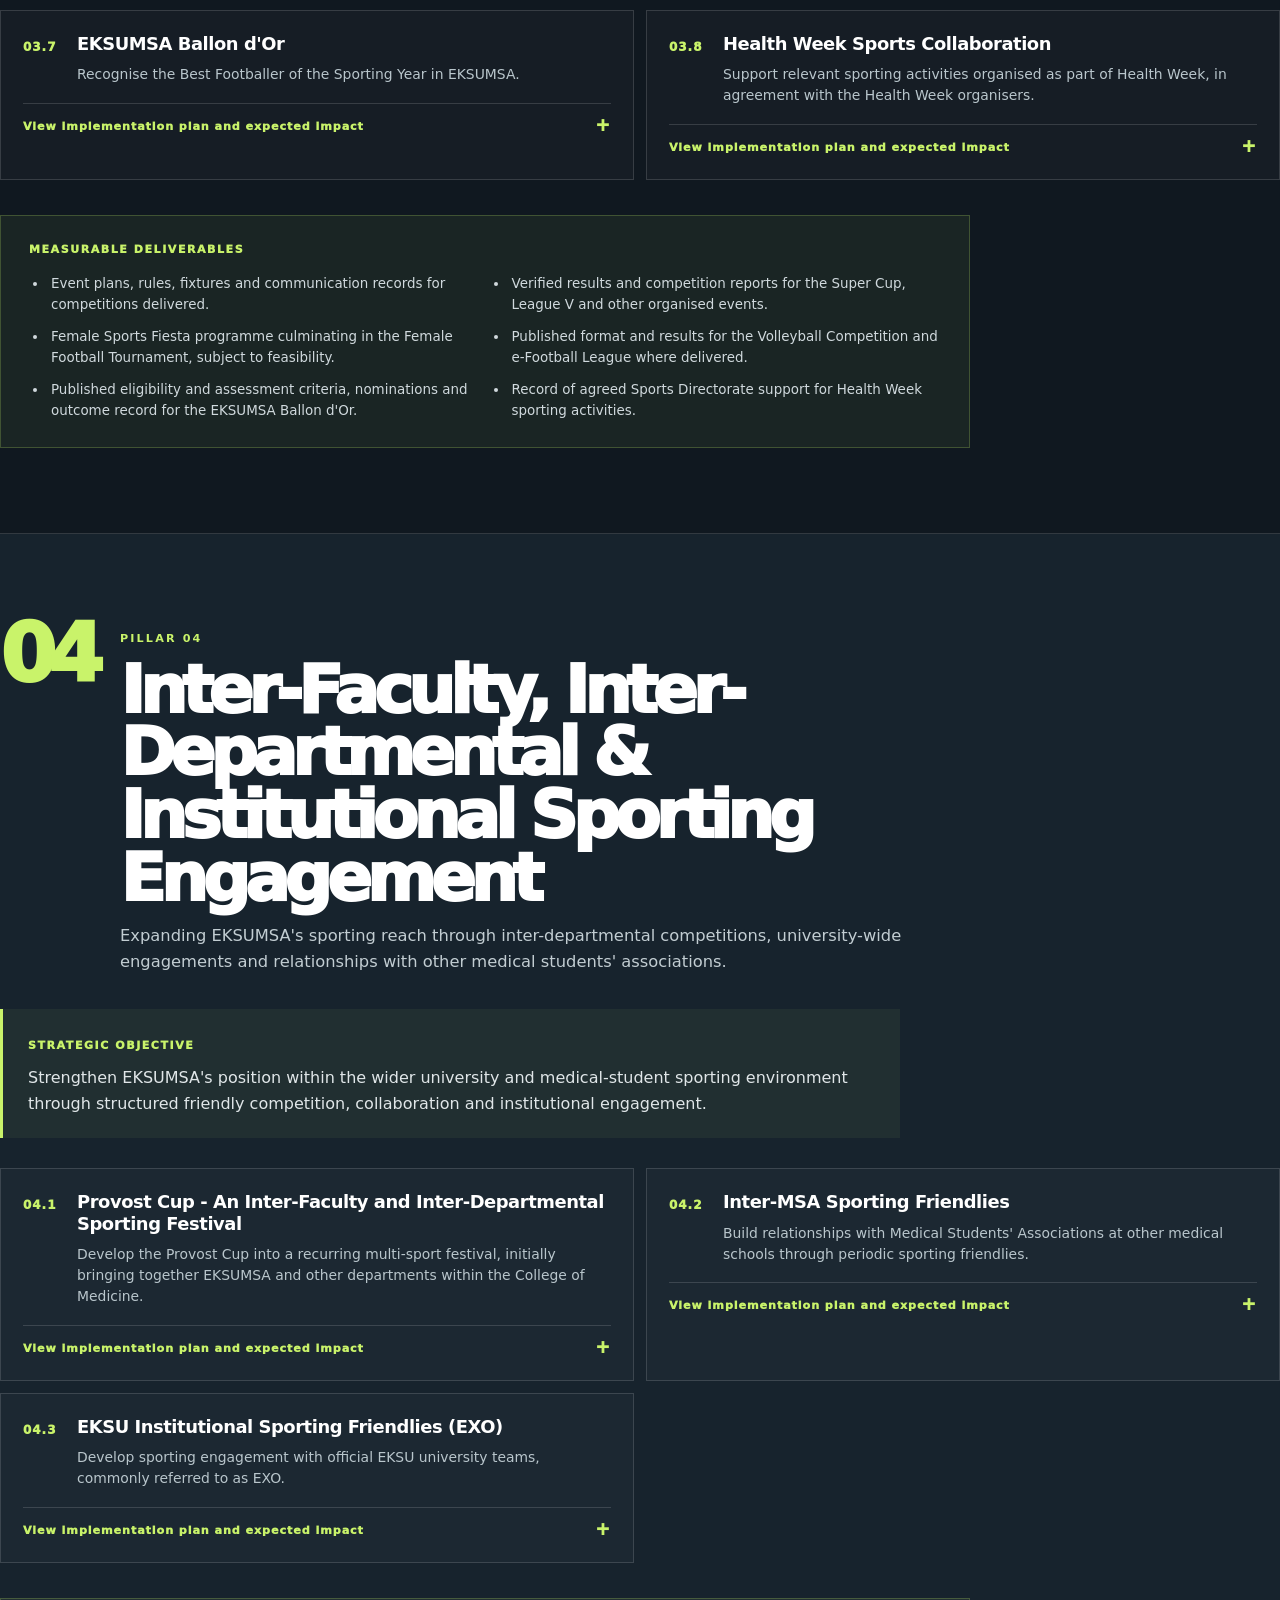
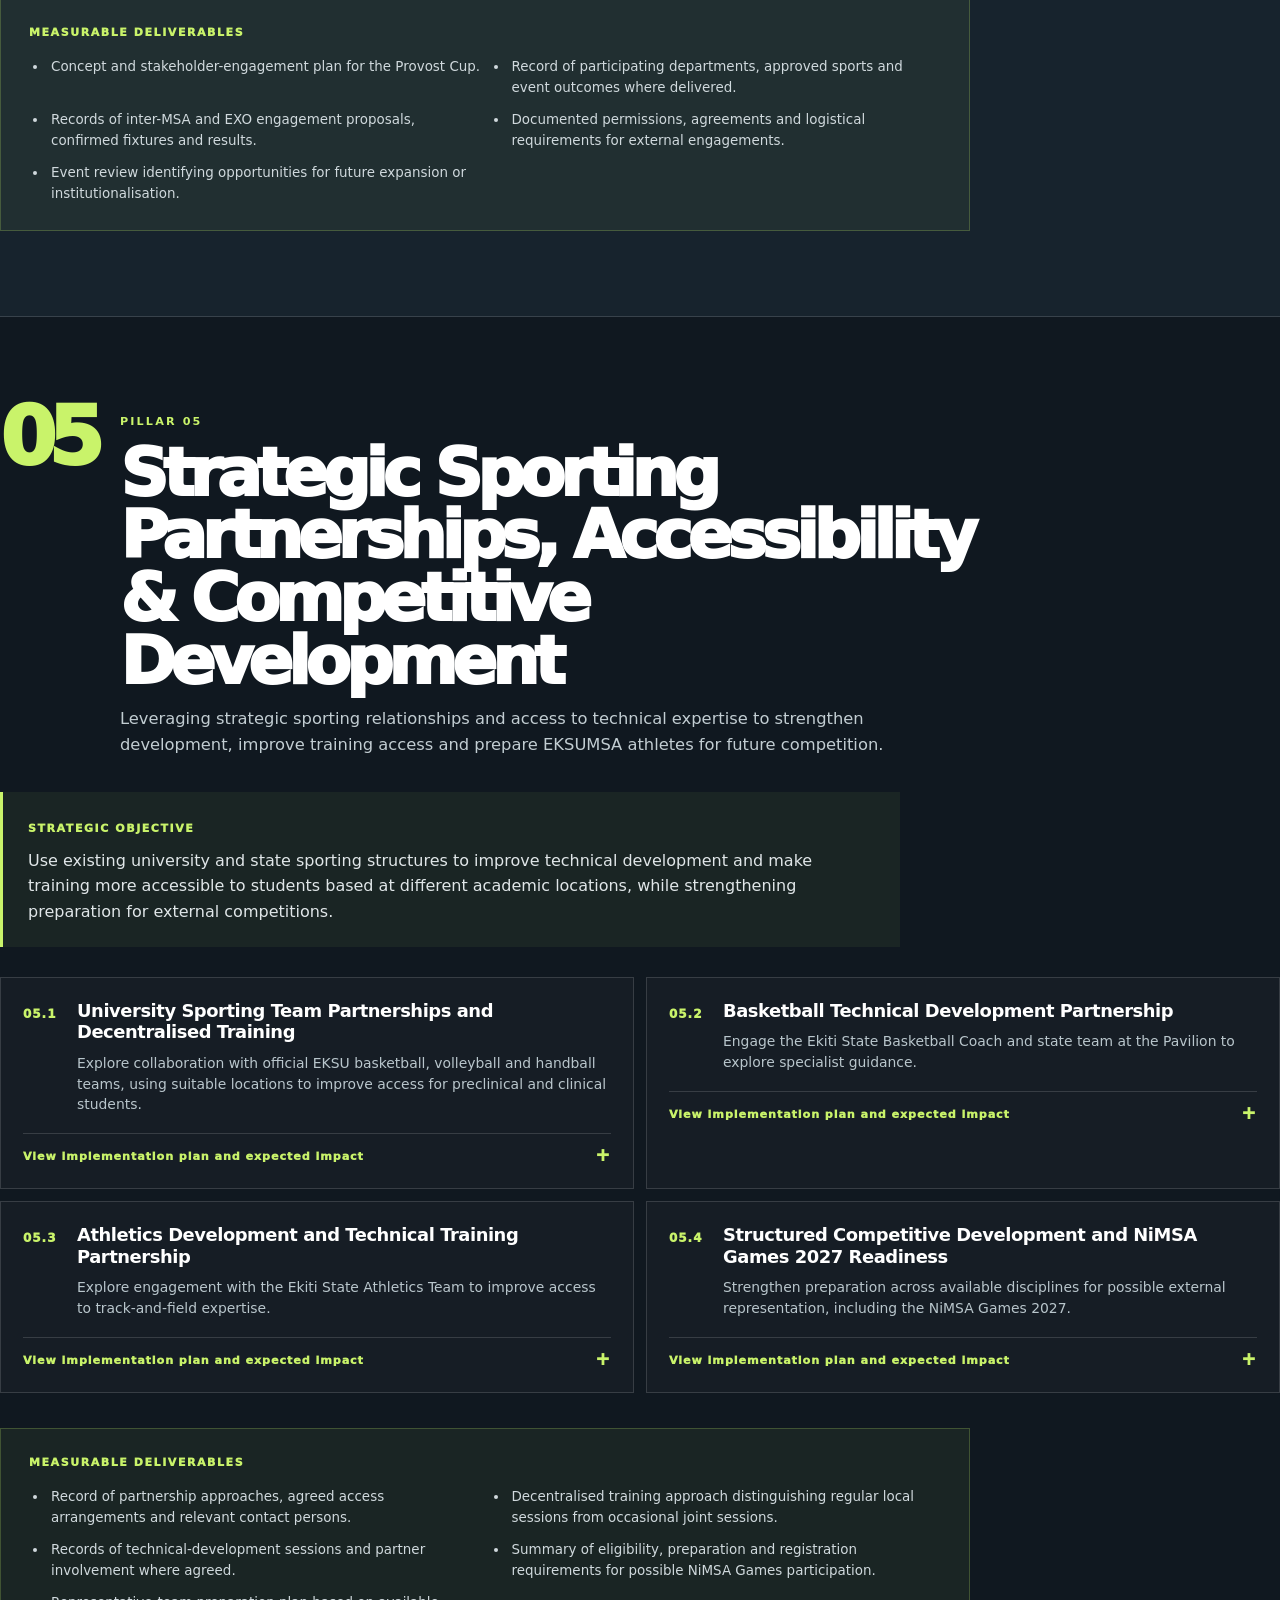
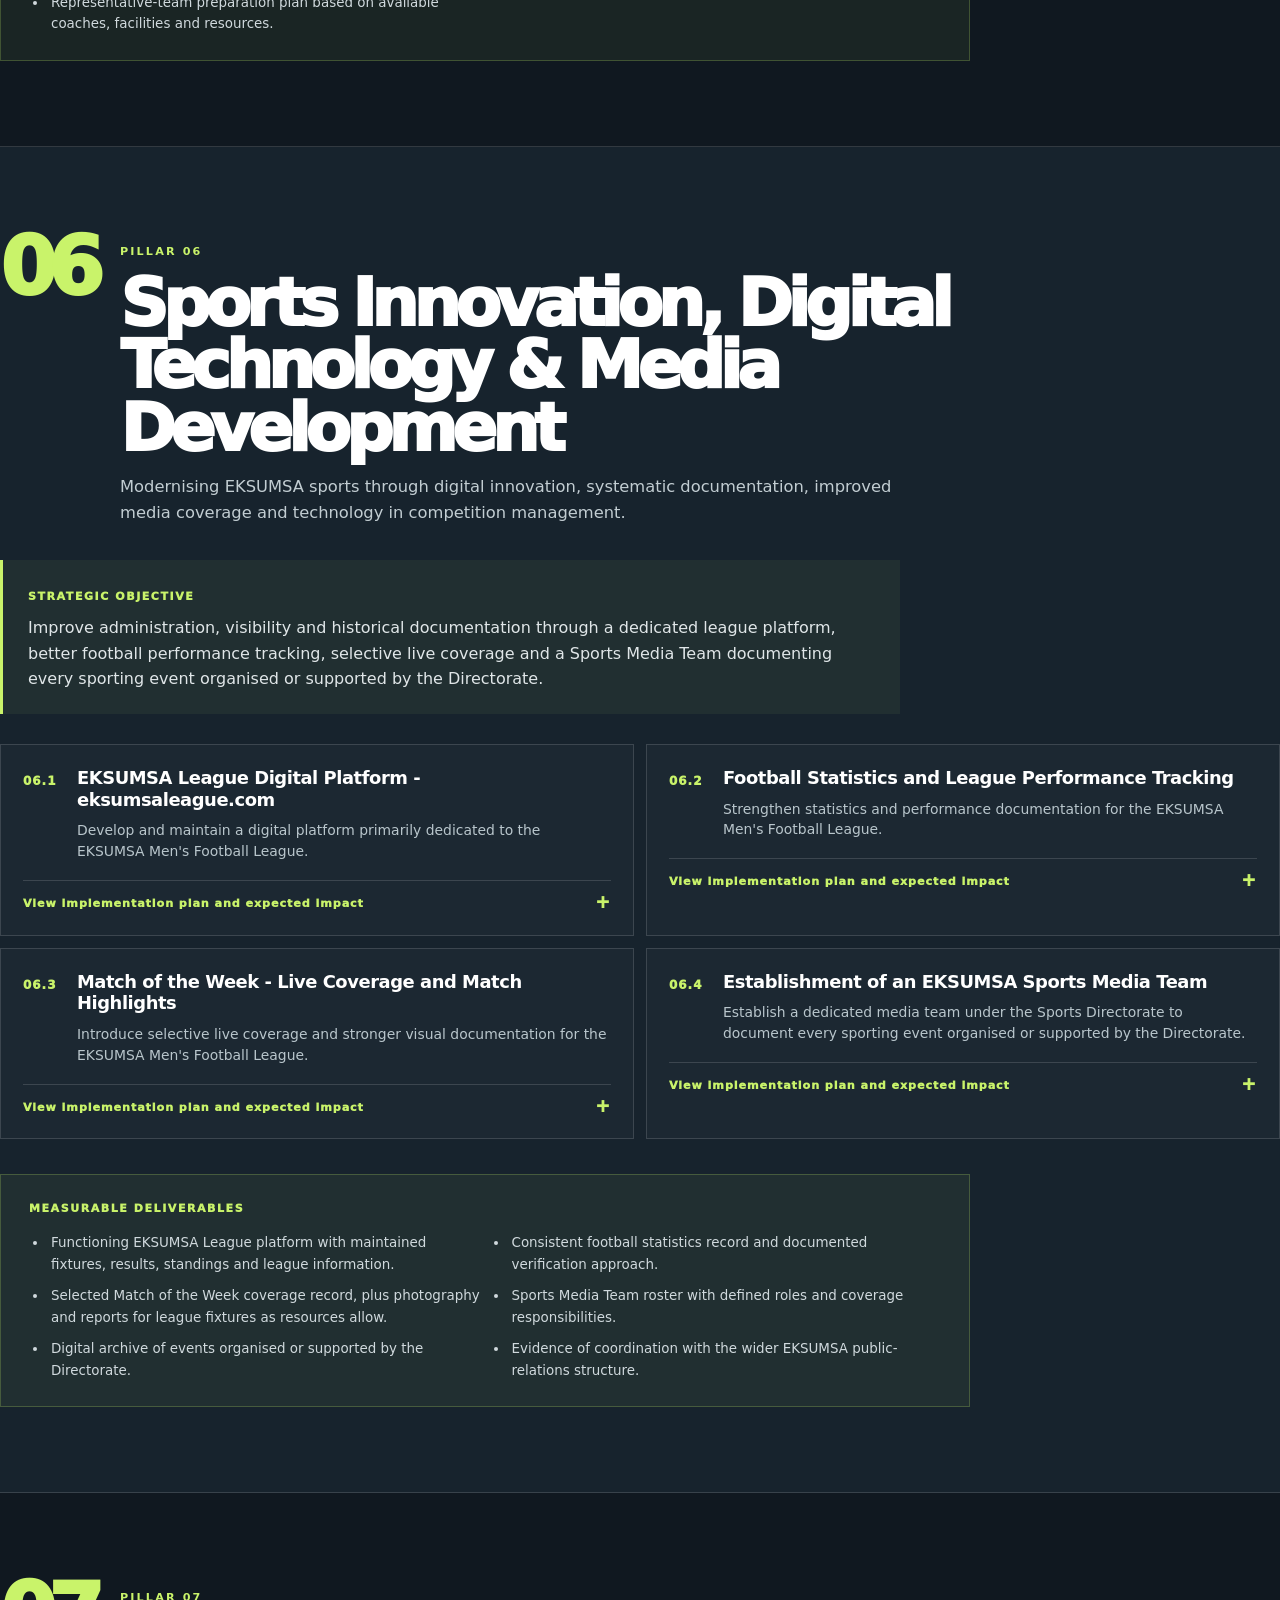
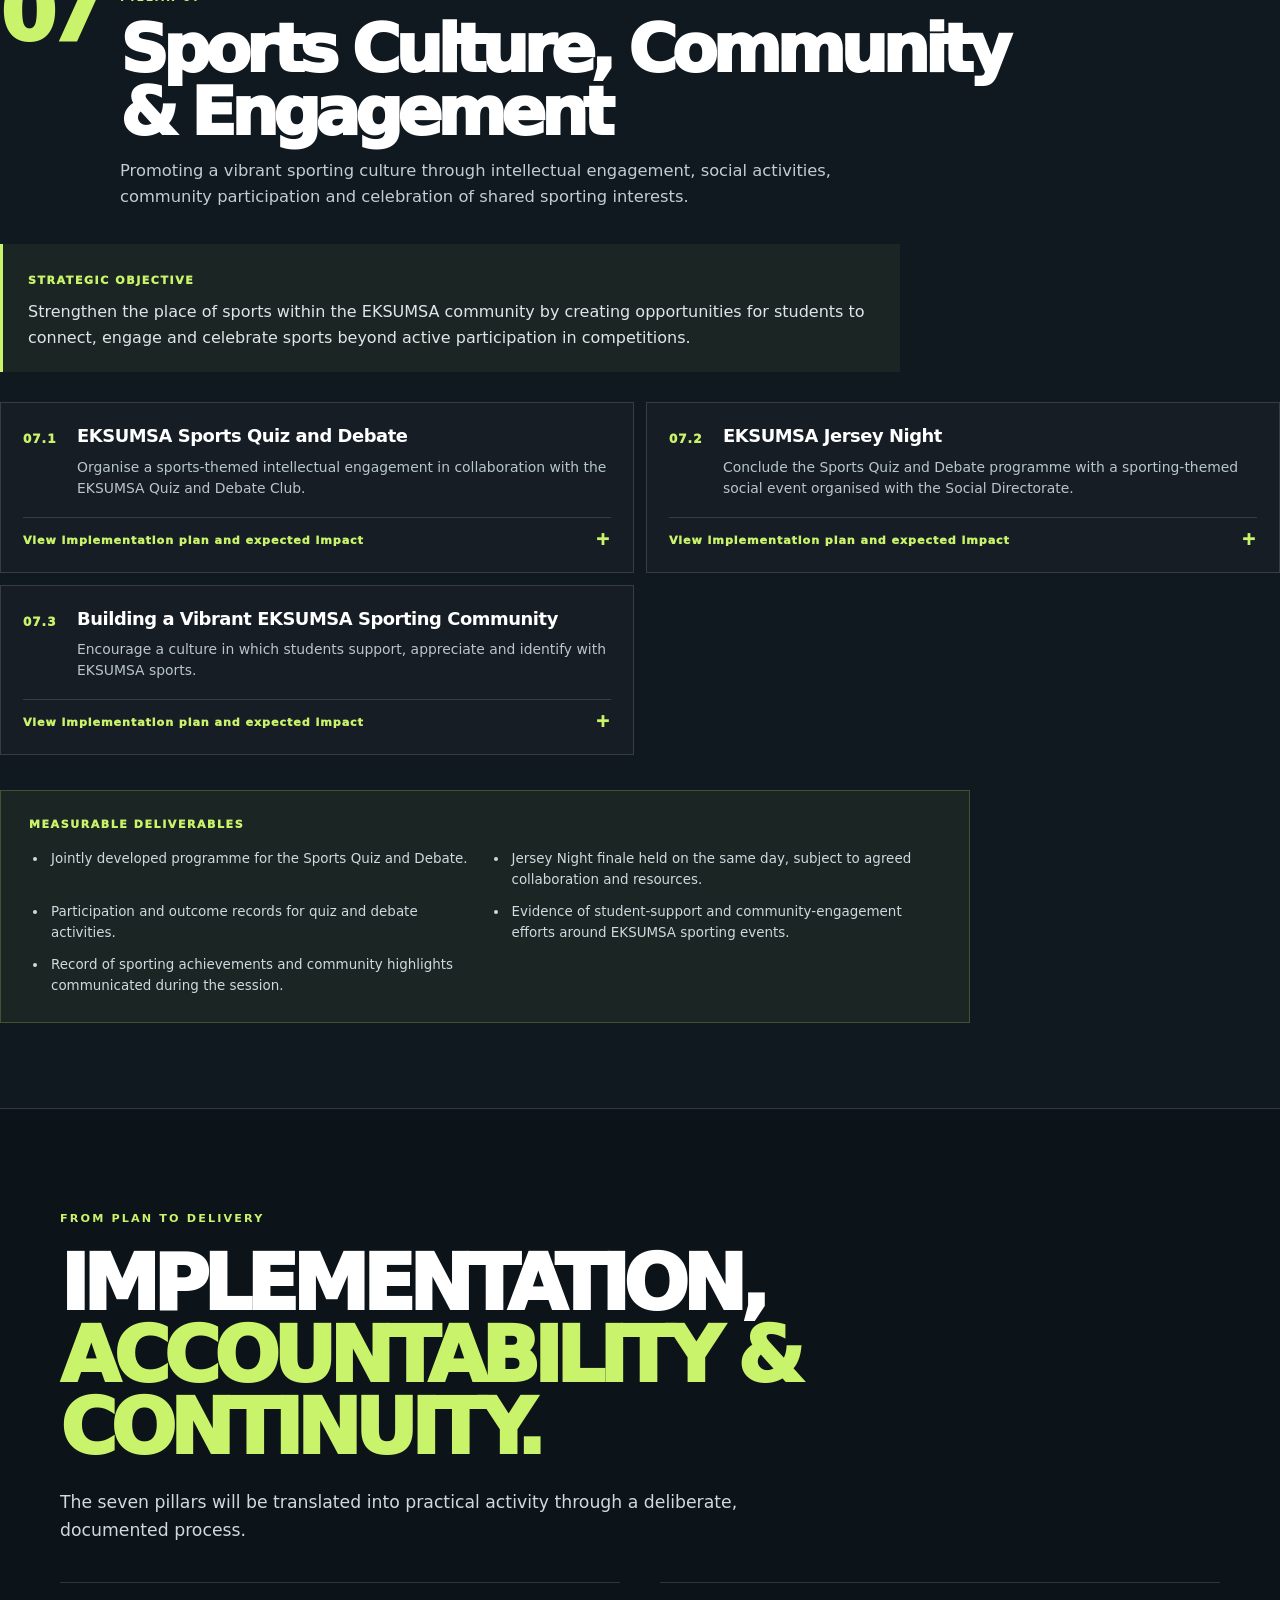
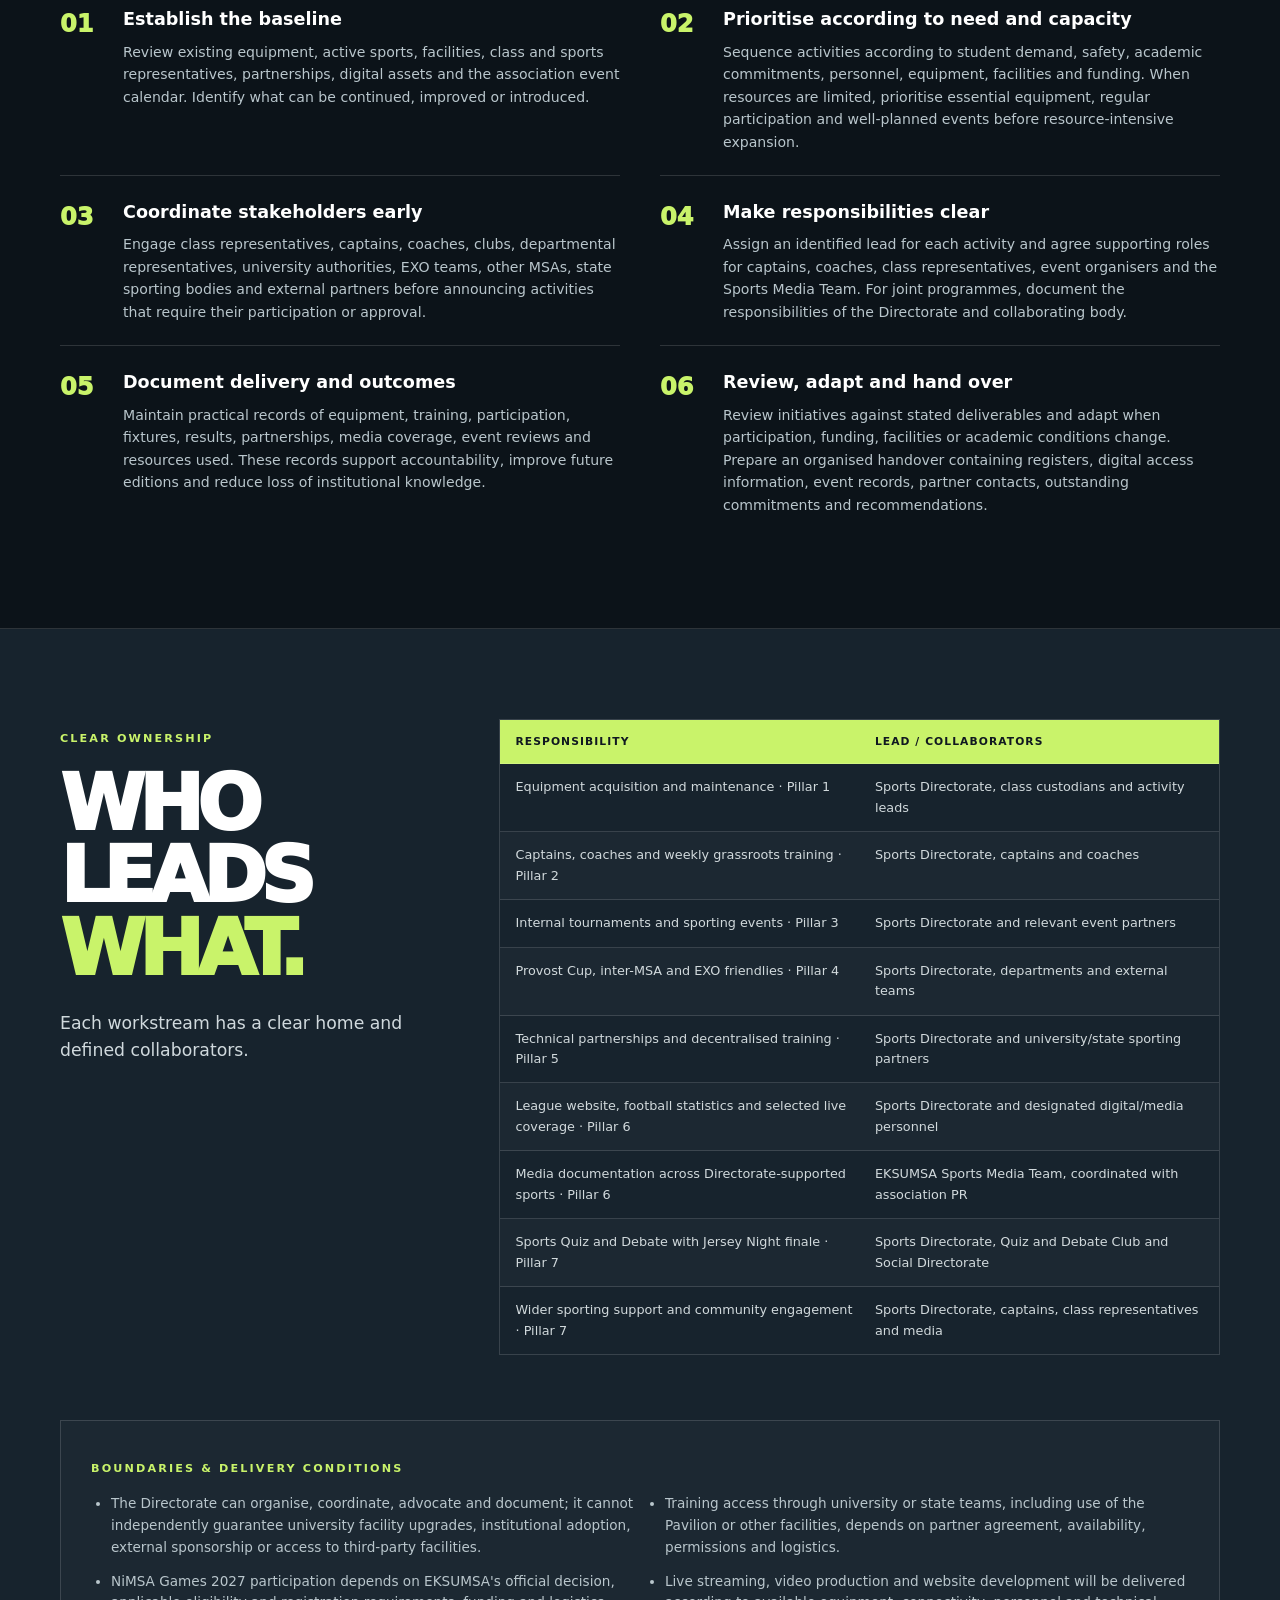
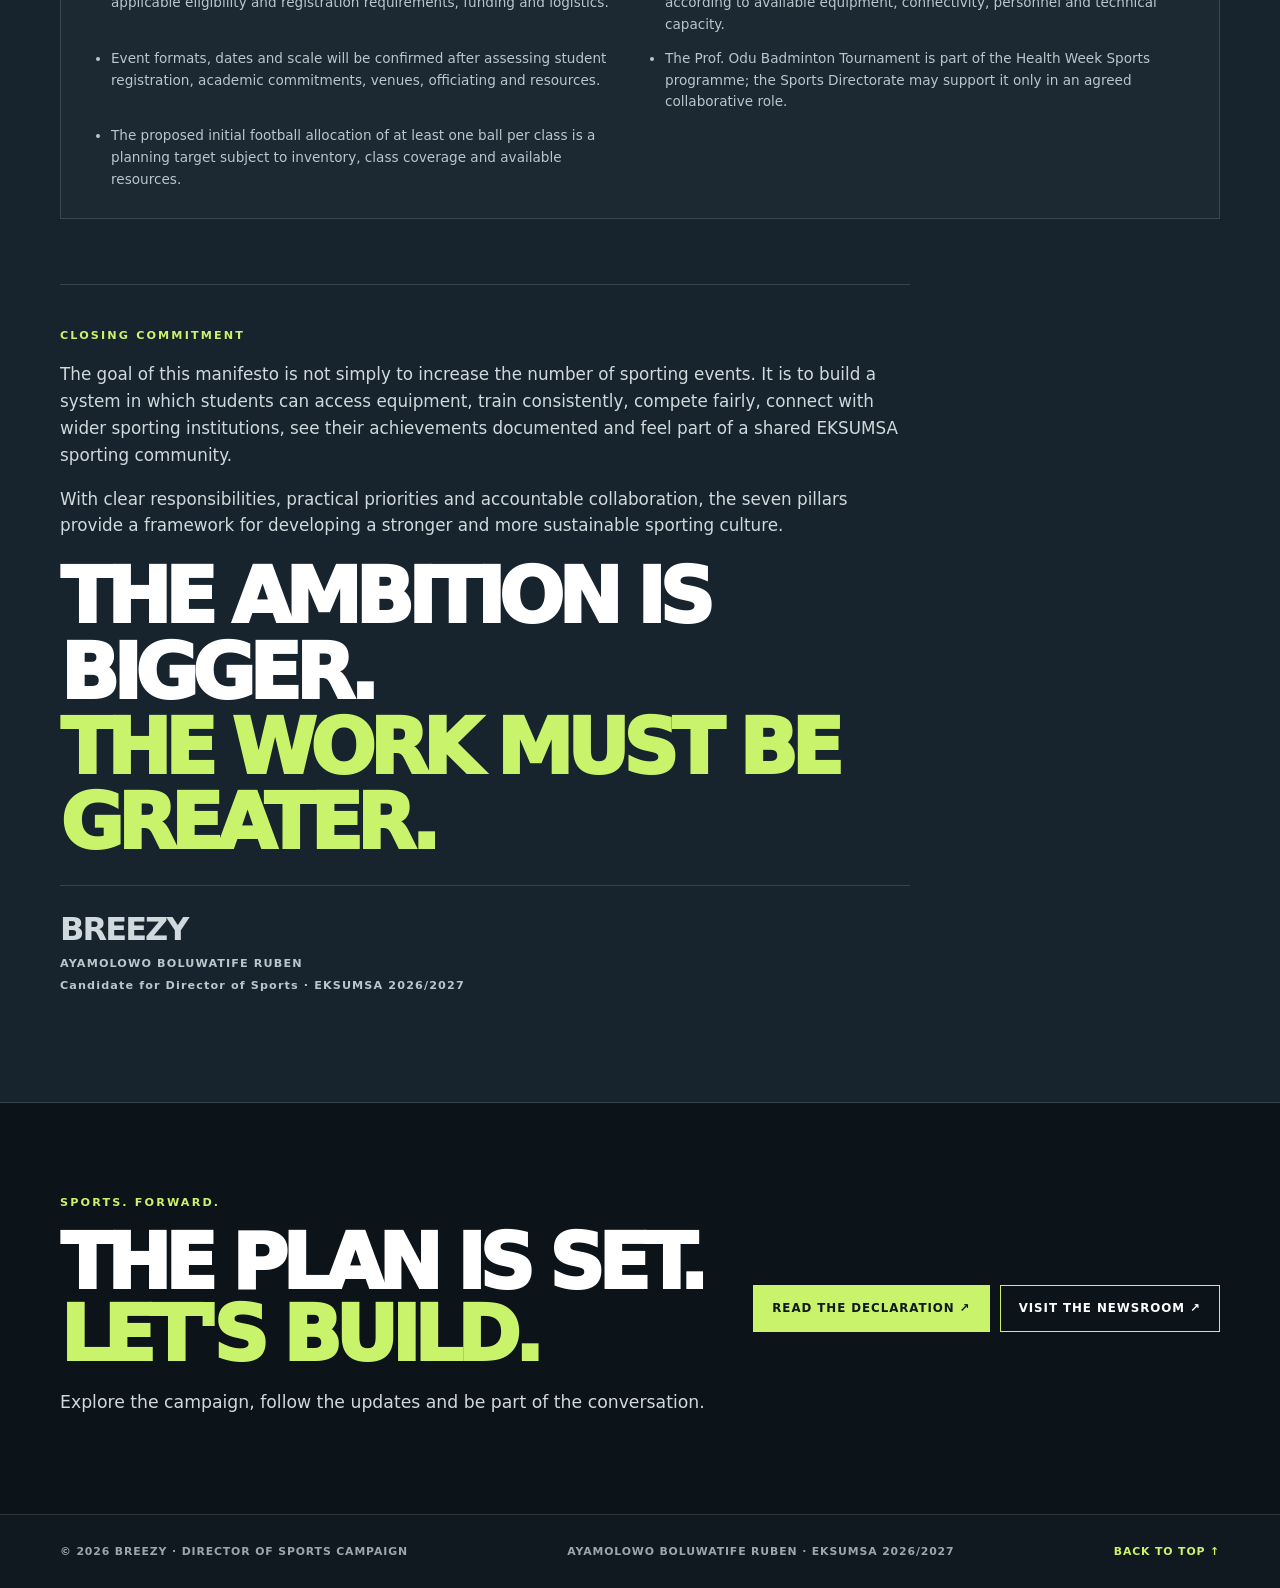
<file: manifesto.html>
<!doctype html>
<html lang="en">
<head>
<meta charset="utf-8"><meta name="viewport" content="width=device-width,initial-scale=1"><meta name="theme-color" content="#101820">
<meta name="description" content="The full seven-pillar manifesto and strategic action plan of Breezy, candidate for Director of Sports, EKSUMSA 2026/2027.">
<meta property="og:title" content="Manifesto & Strategic Action Plan | BREEZY"><meta property="og:description" content="Seven pillars for a more active, inclusive, competitive and connected EKSUMSA sporting community.">
<title>Manifesto & Strategic Action Plan | BREEZY</title><link rel="stylesheet" href="styles.css">
</head>
<body id="top">
<header class="site-header"><div class="wrap nav"><a class="brand" href="index.html"><i></i>BREEZY<span>.</span></a><nav>
<a href="index.html#about">About</a><a href="index.html#record">Track record</a><a href="index.html#vision">Vision</a><a href="manifesto.html">Manifesto</a><a href="newsroom.html">Newsroom</a><a href="declaration.html">Declaration</a><a href="200l-exams.html">200L messages</a>
</nav><a class="nav-cta" href="index.html">Campaign home</a></div></header>
<main>
<section class="manifesto-hero"><div class="wrap">
<p class="eyebrow">EKSUMSA · 2026 / 2027 · OFFICE OF THE DIRECTOR OF SPORTS</p>
<p class="manifesto-kicker">BREEZY FOR</p><h1>SPORTS<br><em>DIRECTOR.</em></h1>
<p class="manifesto-subtitle">MANIFESTO &amp; STRATEGIC ACTION PLAN</p>
<p class="manifesto-intro">Seven pillars for a more active, inclusive, competitive and connected sporting community. A practical programme for building sporting opportunity, organisation, performance and community across EKSUMSA.</p>
<div class="manifesto-meta"><span>AYAMOLOWO BOLUWATIFE RUBEN · BREEZY</span><span>2026 / 2027 SESSION</span></div>
</div></section>
<section class="manifesto-overview"><div class="wrap">
<div class="manifesto-section-intro"><p class="eyebrow">THE DIRECTION</p><h2>A CLEAR VISION.<br><em>A PRACTICAL PLAN.</em></h2><p class="lead">This manifesto is designed to move EKSUMSA sports forward through systems that can be organised, measured, reviewed and handed over.</p></div>
<div class="manifesto-vm">
<article><p class="eyebrow">THE VISION</p><p>To build an accessible, organised, competitive and sustainable sporting culture in EKSUMSA - one in which students across academic levels and sporting interests have meaningful opportunities to participate, develop, represent the association and celebrate sporting excellence.</p></article>
<article><p class="eyebrow">THE MISSION</p><p>To strengthen EKSUMSA sports through better equipment and resource management, structured grassroots training, well-coordinated competitions, institutional and technical partnerships, digital innovation, effective media coverage and a vibrant sporting community.</p></article>
</div>
<div class="principles"><p class="eyebrow">GUIDING PRINCIPLES</p><div class="principle-grid">
<div><b>ACCESSIBILITY &amp; INCLUSION</b><p>Opportunities for interested students across academic levels, including female students and students based at different training locations.</p></div>
<div><b>FAIRNESS &amp; TRANSPARENCY</b><p>Clear participation, selection, officiating, award and resource-allocation processes.</p></div>
<div><b>ACCOUNTABILITY</b><p>Reliable records of equipment, activities, event outcomes, expenditure and handovers.</p></div>
<div><b>COLLABORATION</b><p>Work with class representatives, clubs, departments, university teams, other MSAs and relevant external partners.</p></div>
<div><b>FEASIBILITY</b><p>Match commitments to available time, funding, personnel, facilities and approvals.</p></div>
<div><b>CONTINUITY</b><p>Build systems, records and partnerships that future administrations can sustain.</p></div>
</div></div>
<div class="pillar-index"><div class="index-head"><p class="eyebrow">THE SEVEN PILLARS</p><span>EXPLORE THE PLAN ↓</span></div><div class="index-grid">
<a href="#pillar-01"><b>01</b><span>Sports Infrastructure &amp; Equipment Development</span><i>↗</i></a><a href="#pillar-02"><b>02</b><span>Grassroots Sports Development &amp; Participation</span><i>↗</i></a><a href="#pillar-03"><b>03</b><span>Competitive Sports &amp; Sporting Events</span><i>↗</i></a><a href="#pillar-04"><b>04</b><span>Inter-Faculty, Inter-Departmental &amp; Institutional Sporting Engagement</span><i>↗</i></a><a href="#pillar-05"><b>05</b><span>Strategic Sporting Partnerships, Accessibility &amp; Competitive Development</span><i>↗</i></a><a href="#pillar-06"><b>06</b><span>Sports Innovation, Digital Technology &amp; Media Development</span><i>↗</i></a><a href="#pillar-07"><b>07</b><span>Sports Culture, Community &amp; Engagement</span><i>↗</i></a>
</div></div></div></section>

<section class="manifesto-pillar" id="pillar-01">
  <div class="pillar-heading"><span class="pillar-number">01</span><div><p class="eyebrow">PILLAR 01</p><h2>Sports Infrastructure &amp; Equipment Development</h2><p class="pillar-theme">Building the foundation for a more accessible, equipped and sustainable sporting culture in EKSUMSA.</p></div></div>
  <div class="pillar-objective"><span>STRATEGIC OBJECTIVE</span><p>Improve access to essential sporting equipment, establish responsible systems for its management and maintenance, and pursue better access to sporting facilities so EKSUMSA activities can be organised more efficiently and consistently.</p></div>
  <div class="initiative-list">
    <article class="initiative"><div class="initiative-top"><span class="initiative-index">01.1</span><div><h3>Class-Based Football Equipment Provision</h3><p class="initiative-concept">Work towards an initial allocation of at least one football to each class, subject to a needs assessment, available resources and the final number of classes covered.</p></div></div><details><summary>View implementation plan and expected impact</summary><div class="initiative-detail"><h4>IMPLEMENTATION</h4><p>Use class sports representatives as custodians responsible for proper use, storage and reporting. Maintain separate match-day supplies for EKSUMSA League fixtures and a separate training supply for representative teams, so goalkeepers and outfield players can train simultaneously when required.</p><h4>EXPECTED IMPACT</h4><p>More consistent class access to football equipment, smoother league match operations and better-supported representative-team training.</p></div></details></article><article class="initiative"><div class="initiative-top"><span class="initiative-index">01.2</span><div><h3>Progressive Acquisition of Sporting Equipment</h3><p class="initiative-concept">Acquire additional sporting equipment through a phased, needs-based approach informed by participation, existing inventory and programme priorities.</p></div></div><details><summary>View implementation plan and expected impact</summary><div class="initiative-detail"><h4>IMPLEMENTATION</h4><p>Prioritise active sports and scheduled programmes. Planned items include footballs, cones, bibs and pumps; basketballs and accessories; volleyballs, nets and boundary markers; badminton shuttlecocks; table-tennis bats, balls and nets; athletics batons, measuring tapes, stopwatches and markers; and indoor-game materials such as chess sets and Scrabble boards. Expand procurement as resources permit.</p><h4>EXPECTED IMPACT</h4><p>A wider range of sporting activities can be supported without committing the Directorate to purchasing every item at once.</p></div></details></article><article class="initiative"><div class="initiative-top"><span class="initiative-index">01.3</span><div><h3>Equipment Management, Maintenance &amp; Accountability</h3><p class="initiative-concept">Create a reliable system for tracking, storing, maintaining and handing over sporting equipment.</p></div></div><details><summary>View implementation plan and expected impact</summary><div class="initiative-detail"><h4>IMPLEMENTATION</h4><p>Maintain an inventory showing description, quantity, acquisition date, condition, custodian and maintenance or replacement history. Introduce issue-and-return records, appropriate storage, routine condition checks and an updated equipment register for the Directorate handover.</p><h4>EXPECTED IMPACT</h4><p>Reduced loss and misuse, improved equipment lifespan and clearer accountability for association resources.</p></div></details></article><article class="initiative"><div class="initiative-top"><span class="initiative-index">01.4</span><div><h3>Assessment, Advocacy &amp; Access to Sporting Facilities</h3><p class="initiative-concept">Assess available sporting facilities and advocate for appropriate access, maintenance and improvement through the relevant authorities.</p></div></div><details><summary>View implementation plan and expected impact</summary><div class="initiative-detail"><h4>IMPLEMENTATION</h4><p>Identify facilities available to EKSUMSA and document limitations. Engage university authorities and facility managers, explore shared-use arrangements or facility partnerships, and communicate needs with practical evidence and realistic proposals.</p><h4>EXPECTED IMPACT</h4><p>A clearer understanding of facility needs and stronger engagement with the bodies responsible for sporting infrastructure. Physical upgrades remain subject to authority approval and resources.</p></div></details></article><article class="initiative"><div class="initiative-top"><span class="initiative-index">01.5</span><div><h3>Sustainable Sports Resource Development</h3><p class="initiative-concept">Build a more dependable resource base for sporting activities through responsible fundraising and partnership development.</p></div></div><details><summary>View implementation plan and expected impact</summary><div class="initiative-detail"><h4>IMPLEMENTATION</h4><p>Prepare sponsorship and partnership proposals for suitable organisations, businesses, alumni and other potential supporters. Explore equipment donations, event sponsorship and institutional support; report transparently on support received and document useful contacts for continuity.</p><h4>EXPECTED IMPACT</h4><p>A stronger foundation for equipment, training and events without assuming that sponsorship or external funding is guaranteed.</p></div></details></article>
  </div>
  <div class="deliverables"><h3>MEASURABLE DELIVERABLES</h3><ul><li>Class football-allocation and custody register, with separate counts for class balls, league match-day supplies and representative-team training supplies.</li><li>Consolidated sporting-equipment inventory with condition and maintenance records.</li><li>Documented equipment-needs and procurement-priority list.</li><li>Facility-access assessment and record of engagement with relevant authorities or partners.</li><li>Record of sponsorship, donation and resource-development proposals pursued.</li></ul></div>
</section>
<section class="manifesto-pillar" id="pillar-02">
  <div class="pillar-heading"><span class="pillar-number">02</span><div><p class="eyebrow">PILLAR 02</p><h2>Grassroots Sports Development &amp; Participation</h2><p class="pillar-theme">Creating an inclusive, organised and active sporting community where every EKSUMITE has the opportunity to participate, develop and compete.</p></div></div>
  <div class="pillar-objective"><span>STRATEGIC OBJECTIVE</span><p>Establish a dependable grassroots structure that encourages regular participation, improves sporting skills and ensures accessible opportunities across academic levels, experience and gender.</p></div>
  <div class="initiative-list">
    <article class="initiative"><div class="initiative-top"><span class="initiative-index">02.1</span><div><h3>Appointment of Sports Captains and Coaches</h3><p class="initiative-concept">Establish a coordination structure across available sporting disciplines.</p></div></div><details><summary>View implementation plan and expected impact</summary><div class="initiative-detail"><h4>IMPLEMENTATION</h4><p>Appoint sports captains and identify suitable student coaches or training leads according to interest, experience and competence. Define responsibilities for coordinating participation, supporting training, communicating needs and reporting challenges. Encourage preparation for inter-class, association and external competitions; review the structure as participation grows.</p><h4>EXPECTED IMPACT</h4><p>Clearer coordination, stronger student ownership and more consistent leadership across sporting disciplines.</p></div></details></article><article class="initiative"><div class="initiative-top"><span class="initiative-index">02.2</span><div><h3>Structured Weekly Sports Training Programme</h3><p class="initiative-concept">Coordinate regular training opportunities for interested EKSUMITES across available sports.</p></div></div><details><summary>View implementation plan and expected impact</summary><div class="initiative-detail"><h4>IMPLEMENTATION</h4><p>Develop weekly schedules with captains and coaches, considering facility access and the academic calendar. Keep sessions open to interested students across levels; distinguish open training from representative-team selection. Use sessions for instruction, drills, practice, fitness and friendly matches. Adjust around lectures, clinical postings and examinations; add representative-team preparation when required.</p><h4>EXPECTED IMPACT</h4><p>More regular participation, improved basic skills and a clearer pathway from recreational involvement to competitive readiness.</p></div></details></article><article class="initiative"><div class="initiative-top"><span class="initiative-index">02.3</span><div><h3>Establishment of the EKSUMSA Run Club</h3><p class="initiative-concept">Create a student-led running community that promotes fitness and shared recreational activity.</p></div></div><details><summary>View implementation plan and expected impact</summary><div class="initiative-detail"><h4>IMPLEMENTATION</h4><p>Organise periodic group runs and accessible running activities; welcome different fitness and experience levels with sensible routes and safety arrangements. Explore campus runs, friendly challenges and inter-school running engagements where feasible.</p><h4>EXPECTED IMPACT</h4><p>A low-barrier route into physical activity and a stronger culture of recreational fitness.</p></div></details></article><article class="initiative"><div class="initiative-top"><span class="initiative-index">02.4</span><div><h3>Inter-Class Sports Development and Engagement</h3><p class="initiative-concept">Strengthen class-level sporting organisation and encourage friendly participation between classes.</p></div></div><details><summary>View implementation plan and expected impact</summary><div class="initiative-detail"><h4>IMPLEMENTATION</h4><p>Work with class sports representatives to communicate training opportunities and encourage involvement. Support informal inter-class activities, practice sessions and friendly engagements. Use class representatives to identify participation barriers and communicate equipment or facility needs. Major association competitions remain under Pillar 3.</p><h4>EXPECTED IMPACT</h4><p>Stronger class representation and a more active grassroots environment without duplicating major tournaments.</p></div></details></article><article class="initiative"><div class="initiative-top"><span class="initiative-index">02.5</span><div><h3>Inclusive Sports Participation and Development</h3><p class="initiative-concept">Promote meaningful opportunities for students who may otherwise be underrepresented in sporting activities.</p></div></div><details><summary>View implementation plan and expected impact</summary><div class="initiative-detail"><h4>IMPLEMENTATION</h4><p>Actively encourage female participation across available disciplines and recreational activities. Support preclinical and clinical students through suitable arrangements. Create welcoming entry points for beginners and development opportunities for experienced students. Promote recreational participation alongside competitive pathways within available capacity and safe conditions.</p><h4>EXPECTED IMPACT</h4><p>A broader participation base that recognises different interests, schedules and levels of experience.</p></div></details></article>
  </div>
  <div class="deliverables"><h3>MEASURABLE DELIVERABLES</h3><ul><li>Current register of sports captains, coaches and training leads across active disciplines.</li><li>Published and updated weekly training schedules, adjusted when academic or facility needs require.</li><li>Basic attendance and activity records for organised training sessions.</li><li>Records of Run Club activities and inter-class engagement.</li><li>Evidence of participation opportunities for female, preclinical and clinical students.</li><li>Documented process distinguishing open training access from competitive team selection.</li></ul></div>
</section>
<section class="manifesto-pillar" id="pillar-03">
  <div class="pillar-heading"><span class="pillar-number">03</span><div><p class="eyebrow">PILLAR 03</p><h2>Competitive Sports &amp; Sporting Events</h2><p class="pillar-theme">Strengthening EKSUMSA's competitive sporting culture through well-organised competitions, established tournaments and opportunities for sporting excellence.</p></div></div>
  <div class="pillar-objective"><span>STRATEGIC OBJECTIVE</span><p>Deliver engaging and well-administered sporting events that allow students to compete, represent their classes and association, develop sporting excellence and build lasting traditions.</p></div>
  <div class="initiative-list">
    <article class="initiative"><div class="initiative-top"><span class="initiative-index">03.1</span><div><h3>EKSUMSA Super Cup</h3><p class="initiative-concept">Establish a proposed annual football fixture between the reigning EKSUMSA League champions and the HW Cup champions.</p></div></div><details><summary>View implementation plan and expected impact</summary><div class="initiative-detail"><h4>IMPLEMENTATION</h4><p>Coordinate with relevant organisers to confirm teams and date. Use the fixture to test improvements in officiating, match administration and presentation. Trial match statistics, player-performance monitoring and live video coverage where resources allow, then assess which innovations can be adopted in future league editions.</p><h4>EXPECTED IMPACT</h4><p>A high-profile testing platform for future league improvements, subject to team availability and coordination.</p></div></details></article><article class="initiative"><div class="initiative-top"><span class="initiative-index">03.2</span><div><h3>EKSUMSA League V</h3><p class="initiative-concept">Deliver the fifth edition of the EKSUMSA Men's Football League.</p></div></div><details><summary>View implementation plan and expected impact</summary><div class="initiative-detail"><h4>IMPLEMENTATION</h4><p>Plan fixtures, match administration, team communication and rules in advance. Strengthen match-day administration and officiating, improve the reliability of team and player statistics, use the digital platform and media arrangements in Pillar 6, and document recommendations for future organisers.</p><h4>EXPECTED IMPACT</h4><p>A more organised and better-documented fifth edition of EKSUMSA's men's competition.</p></div></details></article><article class="initiative"><div class="initiative-top"><span class="initiative-index">03.3</span><div><h3>Dr Adebule Badminton Open</h3><p class="initiative-concept">Offer interested students a structured competitive badminton event.</p></div></div><details><summary>View implementation plan and expected impact</summary><div class="initiative-detail"><h4>IMPLEMENTATION</h4><p>Set the format according to registration, facilities and resources. Publish rules, fixtures and match arrangements in advance, coordinate officiating and recognise strong performances.</p><h4>EXPECTED IMPACT</h4><p>A visible competitive platform for badminton.</p></div></details></article><article class="initiative"><div class="initiative-top"><span class="initiative-index">03.4</span><div><h3>Female Sports Fiesta</h3><p class="initiative-concept">Create a dedicated sporting event that celebrates and expands female participation in EKSUMSA sports.</p></div></div><details><summary>View implementation plan and expected impact</summary><div class="initiative-detail"><h4>IMPLEMENTATION</h4><p>Develop a feasible programme of sporting activities in consultation with prospective participants and available organisers. Conclude the fiesta with a Female Football Tournament as its featured final competition.</p><h4>EXPECTED IMPACT</h4><p>A visible platform for female sporting participation, competition and recognition.</p></div></details></article><article class="initiative"><div class="initiative-top"><span class="initiative-index">03.5</span><div><h3>EKSUMSA Volleyball Competition</h3><p class="initiative-concept">Organise an internal volleyball competition for interested EKSUMSA participants.</p></div></div><details><summary>View implementation plan and expected impact</summary><div class="initiative-detail"><h4>IMPLEMENTATION</h4><p>Select a format according to registration, available teams, facilities and equipment. Establish rules, fixtures, officiating and participant communication. Document results and identify ways to develop volleyball participation.</p><h4>EXPECTED IMPACT</h4><p>A stronger internal volleyball competition pathway. External volleyball friendlies are addressed under Pillar 4.</p></div></details></article><article class="initiative"><div class="initiative-top"><span class="initiative-index">03.6</span><div><h3>EKSUMSA e-Football League</h3><p class="initiative-concept">Create a competitive platform for students interested in electronic football and esports.</p></div></div><details><summary>View implementation plan and expected impact</summary><div class="initiative-detail"><h4>IMPLEMENTATION</h4><p>Set registration requirements, competition rules and a suitable format. Confirm venue, equipment and match arrangements before opening the competition. Explore collaboration or support where equipment and event resources are limiting factors.</p><h4>EXPECTED IMPACT</h4><p>Recognition of esports as part of student sporting interests and an organised platform for competition.</p></div></details></article><article class="initiative"><div class="initiative-top"><span class="initiative-index">03.7</span><div><h3>EKSUMSA Ballon d'Or</h3><p class="initiative-concept">Recognise the Best Footballer of the Sporting Year in EKSUMSA.</p></div></div><details><summary>View implementation plan and expected impact</summary><div class="initiative-detail"><h4>IMPLEMENTATION</h4><p>Define eligibility, nomination and assessment criteria before the award process. Consider performance, contribution and achievements across the sporting year using documented evidence. Apply a transparent assessment process and communicate its basis.</p><h4>EXPECTED IMPACT</h4><p>A credible football-specific individual honour celebrating sustained performance and contribution; it is not a general award for all sports.</p></div></details></article><article class="initiative"><div class="initiative-top"><span class="initiative-index">03.8</span><div><h3>Health Week Sports Collaboration</h3><p class="initiative-concept">Support relevant sporting activities organised as part of Health Week, in agreement with the Health Week organisers.</p></div></div><details><summary>View implementation plan and expected impact</summary><div class="initiative-detail"><h4>IMPLEMENTATION</h4><p>Agree responsibilities with the Health Week organising team before committing resources or arrangements. Provide practical support within the Directorate's capacity and agreed role. The Prof. Odu Badminton Tournament remains part of the Health Week Sports programme, not a separate Sports Directorate tournament.</p><h4>EXPECTED IMPACT</h4><p>Better coordination and support for association-wide sporting activities while respecting the jurisdiction of Health Week organisers.</p></div></details></article>
  </div>
  <div class="deliverables"><h3>MEASURABLE DELIVERABLES</h3><ul><li>Event plans, rules, fixtures and communication records for competitions delivered.</li><li>Verified results and competition reports for the Super Cup, League V and other organised events.</li><li>Female Sports Fiesta programme culminating in the Female Football Tournament, subject to feasibility.</li><li>Published format and results for the Volleyball Competition and e-Football League where delivered.</li><li>Published eligibility and assessment criteria, nominations and outcome record for the EKSUMSA Ballon d'Or.</li><li>Record of agreed Sports Directorate support for Health Week sporting activities.</li></ul></div>
</section>
<section class="manifesto-pillar" id="pillar-04">
  <div class="pillar-heading"><span class="pillar-number">04</span><div><p class="eyebrow">PILLAR 04</p><h2>Inter-Faculty, Inter-Departmental &amp; Institutional Sporting Engagement</h2><p class="pillar-theme">Expanding EKSUMSA's sporting reach through inter-departmental competitions, university-wide engagements and relationships with other medical students' associations.</p></div></div>
  <div class="pillar-objective"><span>STRATEGIC OBJECTIVE</span><p>Strengthen EKSUMSA's position within the wider university and medical-student sporting environment through structured friendly competition, collaboration and institutional engagement.</p></div>
  <div class="initiative-list">
    <article class="initiative"><div class="initiative-top"><span class="initiative-index">04.1</span><div><h3>Provost Cup - An Inter-Faculty and Inter-Departmental Sporting Festival</h3><p class="initiative-concept">Develop the Provost Cup into a recurring multi-sport festival, initially bringing together EKSUMSA and other departments within the College of Medicine.</p></div></div><details><summary>View implementation plan and expected impact</summary><div class="initiative-detail"><h4>IMPLEMENTATION</h4><p>Begin with practical engagement involving departments such as Anatomy, Physiology and Medical Biochemistry alongside EKSUMSA. Explore expansion to other EKSU faculties and departments as participation, resources and institutional support allow. Include football, basketball, volleyball, badminton and other feasible sports. Establish fixtures, rules, scoring, departmental standings and recognition; engage departmental leadership and university authorities. Pursue a recurring tradition subject to institutional support.</p><h4>EXPECTED IMPACT</h4><p>A broader platform for inter-departmental interaction and competition, with the potential to become a lasting university sporting tradition.</p></div></details></article><article class="initiative"><div class="initiative-top"><span class="initiative-index">04.2</span><div><h3>Inter-MSA Sporting Friendlies</h3><p class="initiative-concept">Build relationships with Medical Students' Associations at other medical schools through periodic sporting friendlies.</p></div></div><details><summary>View implementation plan and expected impact</summary><div class="initiative-detail"><h4>IMPLEMENTATION</h4><p>Explore reciprocal fixtures in football, volleyball and other suitable team sports. Coordinate dates, teams, rules, venues and logistics with interested MSAs. Use engagements to build relationships and competitive experience and support preparation for possible NiMSA Games participation. Consider reciprocal hosting where practical and mutually agreed.</p><h4>EXPECTED IMPACT</h4><p>Stronger inter-MSA relationships and additional competitive experience; fixture frequency depends on partner availability and logistics.</p></div></details></article><article class="initiative"><div class="initiative-top"><span class="initiative-index">04.3</span><div><h3>EKSU Institutional Sporting Friendlies (EXO)</h3><p class="initiative-concept">Develop sporting engagement with official EKSU university teams, commonly referred to as EXO.</p></div></div><details><summary>View implementation plan and expected impact</summary><div class="initiative-detail"><h4>IMPLEMENTATION</h4><p>Explore friendly fixtures with official EKSU teams in football, volleyball, basketball and other suitable sports. Coordinate dates, venues, rules and participation with relevant team officials and university structures. Use engagements to strengthen institutional relationships and provide wider competitive exposure.</p><h4>EXPECTED IMPACT</h4><p>Greater connection between EKSUMSA and the university sporting structure. EXO means official EKSU teams and is distinct from EKSUMSA teams.</p></div></details></article>
  </div>
  <div class="deliverables"><h3>MEASURABLE DELIVERABLES</h3><ul><li>Concept and stakeholder-engagement plan for the Provost Cup.</li><li>Record of participating departments, approved sports and event outcomes where delivered.</li><li>Records of inter-MSA and EXO engagement proposals, confirmed fixtures and results.</li><li>Documented permissions, agreements and logistical requirements for external engagements.</li><li>Event review identifying opportunities for future expansion or institutionalisation.</li></ul></div>
</section>
<section class="manifesto-pillar" id="pillar-05">
  <div class="pillar-heading"><span class="pillar-number">05</span><div><p class="eyebrow">PILLAR 05</p><h2>Strategic Sporting Partnerships, Accessibility &amp; Competitive Development</h2><p class="pillar-theme">Leveraging strategic sporting relationships and access to technical expertise to strengthen development, improve training access and prepare EKSUMSA athletes for future competition.</p></div></div>
  <div class="pillar-objective"><span>STRATEGIC OBJECTIVE</span><p>Use existing university and state sporting structures to improve technical development and make training more accessible to students based at different academic locations, while strengthening preparation for external competitions.</p></div>
  <div class="initiative-list">
    <article class="initiative"><div class="initiative-top"><span class="initiative-index">05.1</span><div><h3>University Sporting Team Partnerships and Decentralised Training</h3><p class="initiative-concept">Explore collaboration with official EKSU basketball, volleyball and handball teams, using suitable locations to improve access for preclinical and clinical students.</p></div></div><details><summary>View implementation plan and expected impact</summary><div class="initiative-detail"><h4>IMPLEMENTATION</h4><p>For preclinical students based at the university, explore training access through relevant EKSU teams and facilities. For clinical students at the Teaching Hospital, pursue suitable nearby opportunities, including the Teaching Hospital volleyball court. Explore clinical basketball development through engagement with the Ekiti State Basketball Team at the Pavilion, subject to agreement. Keep routine training decentralised around students' academic locations; organise occasional joint sessions, approximately once or twice monthly where practicable, to build cohesion.</p><h4>EXPECTED IMPACT</h4><p>More accessible training and better team cohesion without assuming transport support or guaranteed external-facility access.</p></div></details></article><article class="initiative"><div class="initiative-top"><span class="initiative-index">05.2</span><div><h3>Basketball Technical Development Partnership</h3><p class="initiative-concept">Engage the Ekiti State Basketball Coach and state team at the Pavilion to explore specialist guidance.</p></div></div><details><summary>View implementation plan and expected impact</summary><div class="initiative-detail"><h4>IMPLEMENTATION</h4><p>Seek coaching guidance in fundamentals, skills, tactics and team organisation. Explore suitable training sessions, technical support and competitive-development opportunities where available and appropriate.</p><h4>EXPECTED IMPACT</h4><p>Improved access to technical expertise and more structured basketball development, subject to availability and agreement.</p></div></details></article><article class="initiative"><div class="initiative-top"><span class="initiative-index">05.3</span><div><h3>Athletics Development and Technical Training Partnership</h3><p class="initiative-concept">Explore engagement with the Ekiti State Athletics Team to improve access to track-and-field expertise.</p></div></div><details><summary>View implementation plan and expected impact</summary><div class="initiative-detail"><h4>IMPLEMENTATION</h4><p>Seek stadium-based training and technical guidance in suitable events. Encourage participation across academic levels and experience groups, coordinating sessions around facility access, academic commitments and technical personnel.</p><h4>EXPECTED IMPACT</h4><p>A more structured route into athletics and better exposure to technical training, subject to partnership and facility arrangements.</p></div></details></article><article class="initiative"><div class="initiative-top"><span class="initiative-index">05.4</span><div><h3>Structured Competitive Development and NiMSA Games 2027 Readiness</h3><p class="initiative-concept">Strengthen preparation across available disciplines for possible external representation, including the NiMSA Games 2027.</p></div></div><details><summary>View implementation plan and expected impact</summary><div class="initiative-detail"><h4>IMPLEMENTATION</h4><p>Work with captains and coaches to identify needs. Clarify eligibility, registration and selection requirements when official information is available. Prepare prospective representative athletes through additional training where feasible. Support participation planning only if EKSUMSA formally decides to participate and eligibility, funding and logistics are met. Continue grassroots and technical development regardless of that decision.</p><h4>EXPECTED IMPACT</h4><p>Better readiness for external competition. NiMSA Games 2027 participation remains conditional on the association's official decision and applicable requirements.</p></div></details></article>
  </div>
  <div class="deliverables"><h3>MEASURABLE DELIVERABLES</h3><ul><li>Record of partnership approaches, agreed access arrangements and relevant contact persons.</li><li>Decentralised training approach distinguishing regular local sessions from occasional joint sessions.</li><li>Records of technical-development sessions and partner involvement where agreed.</li><li>Summary of eligibility, preparation and registration requirements for possible NiMSA Games participation.</li><li>Representative-team preparation plan based on available coaches, facilities and resources.</li></ul></div>
</section>
<section class="manifesto-pillar" id="pillar-06">
  <div class="pillar-heading"><span class="pillar-number">06</span><div><p class="eyebrow">PILLAR 06</p><h2>Sports Innovation, Digital Technology &amp; Media Development</h2><p class="pillar-theme">Modernising EKSUMSA sports through digital innovation, systematic documentation, improved media coverage and technology in competition management.</p></div></div>
  <div class="pillar-objective"><span>STRATEGIC OBJECTIVE</span><p>Improve administration, visibility and historical documentation through a dedicated league platform, better football performance tracking, selective live coverage and a Sports Media Team documenting every sporting event organised or supported by the Directorate.</p></div>
  <div class="initiative-list">
    <article class="initiative"><div class="initiative-top"><span class="initiative-index">06.1</span><div><h3>EKSUMSA League Digital Platform - eksumsaleague.com</h3><p class="initiative-concept">Develop and maintain a digital platform primarily dedicated to the EKSUMSA Men's Football League.</p></div></div><details><summary>View implementation plan and expected impact</summary><div class="initiative-detail"><h4>IMPLEMENTATION</h4><p>Provide accessible fixtures, results, standings, team and player profiles, competition statistics and match reports. Publish photographs and selected highlights subject to capacity and permissions. Build a record of previous league editions and notable developments, with a supporting section for achievements and innovations in other EKSUMSA sports. Assign responsibility for updates, maintenance and continuity.</p><h4>EXPECTED IMPACT</h4><p>A central source of league information and a more reliable historical record. The platform is not intended to be a comprehensive association-wide sports-management system.</p></div></details></article><article class="initiative"><div class="initiative-top"><span class="initiative-index">06.2</span><div><h3>Football Statistics and League Performance Tracking</h3><p class="initiative-concept">Strengthen statistics and performance documentation for the EKSUMSA Men's Football League.</p></div></div><details><summary>View implementation plan and expected impact</summary><div class="initiative-detail"><h4>IMPLEMENTATION</h4><p>Track goals, assists, appearances, team performance, match records and competition progression. Use consistent recording and verification methods, maintain historical records where information is available, and use documented information to support football recognition such as the EKSUMSA Ballon d'Or. Keep the initial programme focused on men's football; future administrations may consider expansion.</p><h4>EXPECTED IMPACT</h4><p>More reliable football records, improved performance analysis and a stronger evidence base for recognition and reporting.</p></div></details></article><article class="initiative"><div class="initiative-top"><span class="initiative-index">06.3</span><div><h3>Match of the Week - Live Coverage and Match Highlights</h3><p class="initiative-concept">Introduce selective live coverage and stronger visual documentation for the EKSUMSA Men's Football League.</p></div></div><details><summary>View implementation plan and expected impact</summary><div class="initiative-detail"><h4>IMPLEMENTATION</h4><p>Select a featured Match of the Week for live coverage when personnel, equipment, connectivity and other requirements permit. Improve photography across league fixtures, produce selected highlights where capacity allows, and prepare match summaries and post-match reports. Build broadcasting capability progressively; live coverage of every fixture is not promised.</p><h4>EXPECTED IMPACT</h4><p>Greater league visibility, improved documentation and a better experience for supporters unable to attend every fixture.</p></div></details></article><article class="initiative"><div class="initiative-top"><span class="initiative-index">06.4</span><div><h3>Establishment of an EKSUMSA Sports Media Team</h3><p class="initiative-concept">Establish a dedicated media team under the Sports Directorate to document every sporting event organised or supported by the Directorate.</p></div></div><details><summary>View implementation plan and expected impact</summary><div class="initiative-detail"><h4>IMPLEMENTATION</h4><p>Cover football, basketball, volleyball, badminton, athletics, handball and other supported sports. Organise practical roles for media coordination, photography, videography/live streaming, writing/reporting and graphics/digital content. Produce announcements, previews, match reports, interviews, highlights and athlete/team features. Maintain a digital archive and coordinate with the EKSUMSA PRO or Director of Public Relations. Apply appropriate consent and responsible handling of images and personal performance information.</p><h4>EXPECTED IMPACT</h4><p>Consistent documentation across sports and a stronger public record. Detailed statistics and selective live broadcasting remain primarily football-focused.</p></div></details></article>
  </div>
  <div class="deliverables"><h3>MEASURABLE DELIVERABLES</h3><ul><li>Functioning EKSUMSA League platform with maintained fixtures, results, standings and league information.</li><li>Consistent football statistics record and documented verification approach.</li><li>Selected Match of the Week coverage record, plus photography and reports for league fixtures as resources allow.</li><li>Sports Media Team roster with defined roles and coverage responsibilities.</li><li>Digital archive of events organised or supported by the Directorate.</li><li>Evidence of coordination with the wider EKSUMSA public-relations structure.</li></ul></div>
</section>
<section class="manifesto-pillar" id="pillar-07">
  <div class="pillar-heading"><span class="pillar-number">07</span><div><p class="eyebrow">PILLAR 07</p><h2>Sports Culture, Community &amp; Engagement</h2><p class="pillar-theme">Promoting a vibrant sporting culture through intellectual engagement, social activities, community participation and celebration of shared sporting interests.</p></div></div>
  <div class="pillar-objective"><span>STRATEGIC OBJECTIVE</span><p>Strengthen the place of sports within the EKSUMSA community by creating opportunities for students to connect, engage and celebrate sports beyond active participation in competitions.</p></div>
  <div class="initiative-list">
    <article class="initiative"><div class="initiative-top"><span class="initiative-index">07.1</span><div><h3>EKSUMSA Sports Quiz and Debate</h3><p class="initiative-concept">Organise a sports-themed intellectual engagement in collaboration with the EKSUMSA Quiz and Debate Club.</p></div></div><details><summary>View implementation plan and expected impact</summary><div class="initiative-detail"><h4>IMPLEMENTATION</h4><p>Plan a combined programme featuring sports quiz and debate sessions. Develop questions and topics covering football, basketball, athletics, badminton, sports history, major sporting events and wider sporting issues. Encourage participation across levels, provide clear rules and judging arrangements, recognise outstanding participants and coordinate responsibilities with the Club in advance.</p><h4>EXPECTED IMPACT</h4><p>A platform for students who engage with sports intellectually, greater awareness of different disciplines and stronger collaboration between association groups.</p></div></details></article><article class="initiative"><div class="initiative-top"><span class="initiative-index">07.2</span><div><h3>EKSUMSA Jersey Night</h3><p class="initiative-concept">Conclude the Sports Quiz and Debate programme with a sporting-themed social event organised with the Social Directorate.</p></div></div><details><summary>View implementation plan and expected impact</summary><div class="initiative-detail"><h4>IMPLEMENTATION</h4><p>Hold Jersey Night on the same day as the Sports Quiz and Debate as its grand finale. Encourage students to wear jerseys representing favourite clubs, national teams or other sporting identities. Include suitable sporting interactions, entertainment and opportunities to connect. Agree planning, publicity and delivery responsibilities with the Social Directorate.</p><h4>EXPECTED IMPACT</h4><p>A recognisable social finale connecting intellectual sporting engagement with student social life.</p></div></details></article><article class="initiative"><div class="initiative-top"><span class="initiative-index">07.3</span><div><h3>Building a Vibrant EKSUMSA Sporting Community</h3><p class="initiative-concept">Encourage a culture in which students support, appreciate and identify with EKSUMSA sports.</p></div></div><details><summary>View implementation plan and expected impact</summary><div class="initiative-detail"><h4>IMPLEMENTATION</h4><p>Encourage attendance at sporting competitions and activities. Promote positive rivalries, respect for opponents and healthy competition. Celebrate athletes, teams and organisers; encourage community participation alongside playing, coaching and officiating. Use the Sports Media Team to document sporting stories while the Directorate drives participation and community engagement.</p><h4>EXPECTED IMPACT</h4><p>Greater attendance, stronger belonging and a sporting culture extending beyond those on the field or court.</p></div></details></article>
  </div>
  <div class="deliverables"><h3>MEASURABLE DELIVERABLES</h3><ul><li>Jointly developed programme for the Sports Quiz and Debate.</li><li>Jersey Night finale held on the same day, subject to agreed collaboration and resources.</li><li>Participation and outcome records for quiz and debate activities.</li><li>Evidence of student-support and community-engagement efforts around EKSUMSA sporting events.</li><li>Record of sporting achievements and community highlights communicated during the session.</li></ul></div>
</section>
<section class="manifesto-implementation"><div class="wrap">
<p class="eyebrow">FROM PLAN TO DELIVERY</p><h2>IMPLEMENTATION,<br><em>ACCOUNTABILITY &amp; CONTINUITY.</em></h2>
<p class="lead">The seven pillars will be translated into practical activity through a deliberate, documented process.</p>
<div class="implementation-steps">
<article><b>01</b><div><h3>Establish the baseline</h3><p>Review existing equipment, active sports, facilities, class and sports representatives, partnerships, digital assets and the association event calendar. Identify what can be continued, improved or introduced.</p></div></article>
<article><b>02</b><div><h3>Prioritise according to need and capacity</h3><p>Sequence activities according to student demand, safety, academic commitments, personnel, equipment, facilities and funding. When resources are limited, prioritise essential equipment, regular participation and well-planned events before resource-intensive expansion.</p></div></article>
<article><b>03</b><div><h3>Coordinate stakeholders early</h3><p>Engage class representatives, captains, coaches, clubs, departmental representatives, university authorities, EXO teams, other MSAs, state sporting bodies and external partners before announcing activities that require their participation or approval.</p></div></article>
<article><b>04</b><div><h3>Make responsibilities clear</h3><p>Assign an identified lead for each activity and agree supporting roles for captains, coaches, class representatives, event organisers and the Sports Media Team. For joint programmes, document the responsibilities of the Directorate and collaborating body.</p></div></article>
<article><b>05</b><div><h3>Document delivery and outcomes</h3><p>Maintain practical records of equipment, training, participation, fixtures, results, partnerships, media coverage, event reviews and resources used. These records support accountability, improve future editions and reduce loss of institutional knowledge.</p></div></article>
<article><b>06</b><div><h3>Review, adapt and hand over</h3><p>Review initiatives against stated deliverables and adapt when participation, funding, facilities or academic conditions change. Prepare an organised handover containing registers, digital access information, event records, partner contacts, outstanding commitments and recommendations.</p></div></article>
</div>
</div></section>
<section class="manifesto-governance"><div class="wrap">
<div class="governance-grid"><div><p class="eyebrow">CLEAR OWNERSHIP</p><h2>WHO LEADS<br><em>WHAT.</em></h2><p class="lead">Each workstream has a clear home and defined collaborators.</p></div>
<div class="responsibility-table"><div><b>RESPONSIBILITY</b><b>LEAD / COLLABORATORS</b></div>
<div><span>Equipment acquisition and maintenance · Pillar 1</span><span>Sports Directorate, class custodians and activity leads</span></div>
<div><span>Captains, coaches and weekly grassroots training · Pillar 2</span><span>Sports Directorate, captains and coaches</span></div>
<div><span>Internal tournaments and sporting events · Pillar 3</span><span>Sports Directorate and relevant event partners</span></div>
<div><span>Provost Cup, inter-MSA and EXO friendlies · Pillar 4</span><span>Sports Directorate, departments and external teams</span></div>
<div><span>Technical partnerships and decentralised training · Pillar 5</span><span>Sports Directorate and university/state sporting partners</span></div>
<div><span>League website, football statistics and selected live coverage · Pillar 6</span><span>Sports Directorate and designated digital/media personnel</span></div>
<div><span>Media documentation across Directorate-supported sports · Pillar 6</span><span>EKSUMSA Sports Media Team, coordinated with association PR</span></div>
<div><span>Sports Quiz and Debate with Jersey Night finale · Pillar 7</span><span>Sports Directorate, Quiz and Debate Club and Social Directorate</span></div>
<div><span>Wider sporting support and community engagement · Pillar 7</span><span>Sports Directorate, captains, class representatives and media</span></div></div></div>
<div class="conditions"><p class="eyebrow">BOUNDARIES &amp; DELIVERY CONDITIONS</p><ul>
<li>The Directorate can organise, coordinate, advocate and document; it cannot independently guarantee university facility upgrades, institutional adoption, external sponsorship or access to third-party facilities.</li>
<li>Training access through university or state teams, including use of the Pavilion or other facilities, depends on partner agreement, availability, permissions and logistics.</li>
<li>NiMSA Games 2027 participation depends on EKSUMSA's official decision, applicable eligibility and registration requirements, funding and logistics.</li>
<li>Live streaming, video production and website development will be delivered according to available equipment, connectivity, personnel and technical capacity.</li>
<li>Event formats, dates and scale will be confirmed after assessing student registration, academic commitments, venues, officiating and resources.</li>
<li>The Prof. Odu Badminton Tournament is part of the Health Week Sports programme; the Sports Directorate may support it only in an agreed collaborative role.</li>
<li>The proposed initial football allocation of at least one ball per class is a planning target subject to inventory, class coverage and available resources.</li>
</ul></div>
<div class="manifesto-commitment"><p class="eyebrow">CLOSING COMMITMENT</p><p>The goal of this manifesto is not simply to increase the number of sporting events. It is to build a system in which students can access equipment, train consistently, compete fairly, connect with wider sporting institutions, see their achievements documented and feel part of a shared EKSUMSA sporting community.</p><p>With clear responsibilities, practical priorities and accountable collaboration, the seven pillars provide a framework for developing a stronger and more sustainable sporting culture.</p><h2>THE AMBITION IS BIGGER.<br><em>THE WORK MUST BE GREATER.</em></h2><p class="manifesto-signature"><strong>BREEZY</strong><span>AYAMOLOWO BOLUWATIFE RUBEN</span><small>Candidate for Director of Sports · EKSUMSA 2026/2027</small></p></div>
</div></section>
<section class="manifesto-footer-cta"><div class="wrap"><div><p class="eyebrow">SPORTS. FORWARD.</p><h2>THE PLAN IS SET.<br><em>LET'S BUILD.</em></h2><p class="lead">Explore the campaign, follow the updates and be part of the conversation.</p></div><div class="cta-actions"><a class="button primary" href="declaration.html">Read the declaration ↗</a><a class="button outline" href="newsroom.html">Visit the newsroom ↗</a></div></div></section>
</main>
<footer><div class="wrap foot"><span>© 2026 BREEZY · DIRECTOR OF SPORTS CAMPAIGN</span><span>AYAMOLOWO BOLUWATIFE RUBEN · EKSUMSA 2026/2027</span><a href="#top">BACK TO TOP ↑</a></div></footer>
</body></html>
</file>
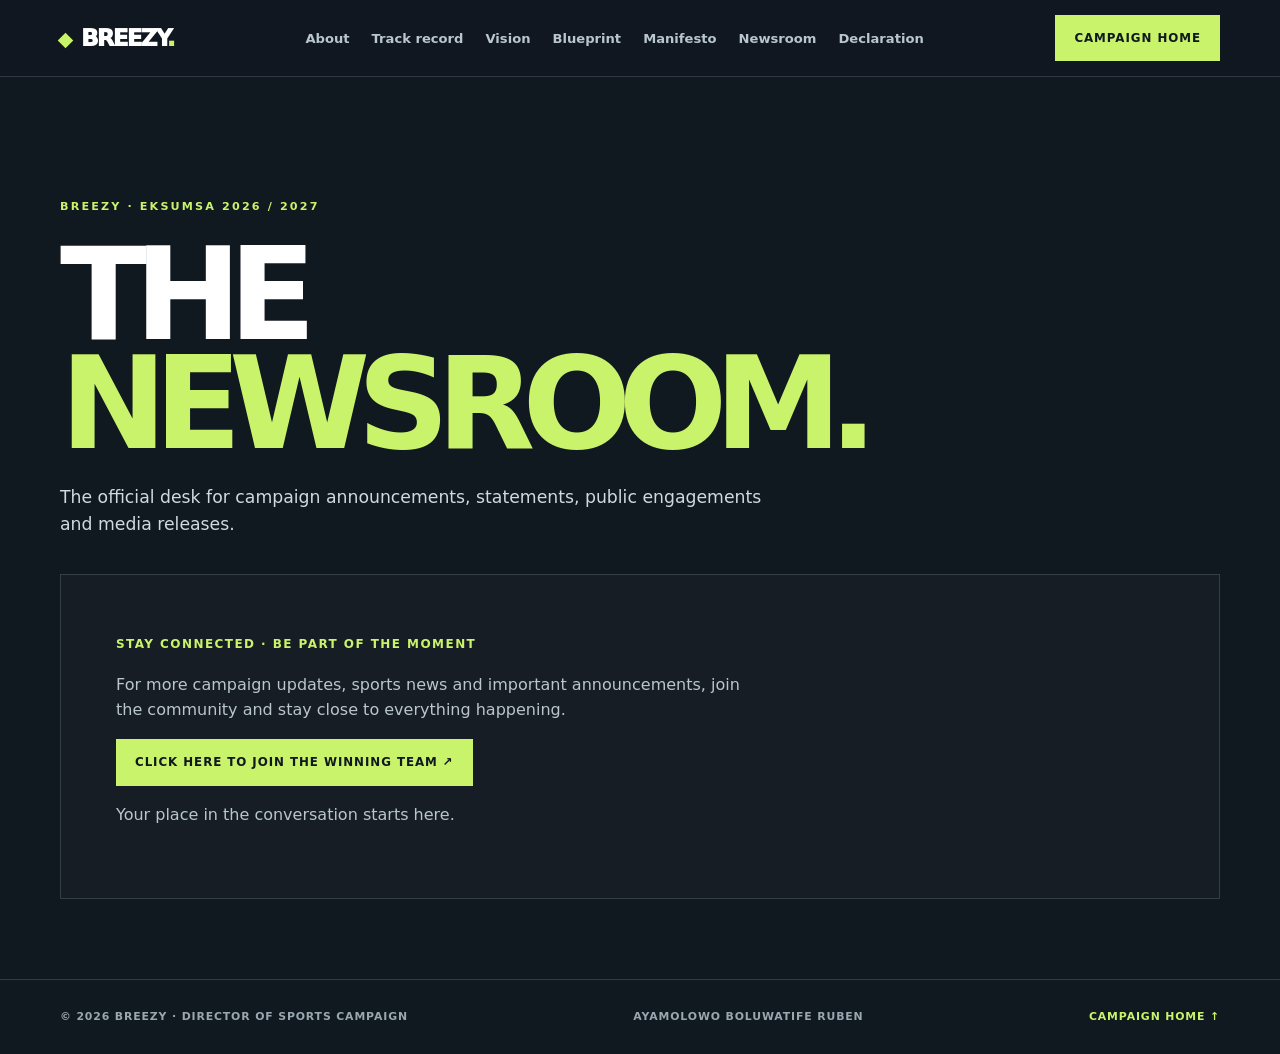
<file: newsroom.html>
<!doctype html><html lang="en"><head><meta charset="utf-8"><meta name="viewport" content="width=device-width,initial-scale=1"><meta name="description" content="Official campaign announcements and updates from Breezy for EKSUMSA Director of Sports 2026/2027."><title>Newsroom | BREEZY</title><link rel="stylesheet" href="styles.css"></head><body><header class="site-header"><div class="wrap nav"><a class="brand" href="index.html"><i></i>BREEZY<span>.</span></a><nav><a href="index.html#about">About</a><a href="index.html#record">Track record</a><a href="index.html#vision">Vision</a><a href="index.html#blueprint">Blueprint</a><a href="manifesto.html">Manifesto</a><a href="newsroom.html">Newsroom</a><a href="declaration.html">Declaration</a></nav><a class="nav-cta" href="index.html">Campaign home</a></div></header><main><section class="page-hero"><div class="wrap"><p class="eyebrow">BREEZY · EKSUMSA 2026 / 2027</p><h1>THE<br><em>NEWSROOM.</em></h1><p class="lead">The official desk for campaign announcements, statements, public engagements and media releases.</p><div class="empty"><strong>STAY CONNECTED · BE PART OF THE MOMENT</strong><p>For more campaign updates, sports news and important announcements, join the community and stay close to everything happening.</p><a class="button primary" href="https://chat.whatsapp.com/EnlumBe2jq4HZstfE9nKgG?s=cl&amp;p=a&amp;iam=2" target="_blank" rel="noopener noreferrer">CLICK HERE TO JOIN THE WINNING TEAM ↗</a><p class="small">Your place in the conversation starts here.</p></div></div></section></main><footer><div class="wrap foot"><span>© 2026 BREEZY · DIRECTOR OF SPORTS CAMPAIGN</span><span>AYAMOLOWO BOLUWATIFE RUBEN</span><a href="index.html">CAMPAIGN HOME ↑</a></div></footer></body></html>
</file>
<file: styles.css>
:root{--bg:#101820;--bg2:#17232d;--lime:#c9f36a;--white:#fff;--muted:#b9c6cc;--line:rgba(255,255,255,.14);--max:1160px}*{box-sizing:border-box}html{scroll-behavior:smooth;scroll-padding-top:90px}body{margin:0;background:var(--bg);color:var(--white);font-family:Inter,ui-sans-serif,system-ui,-apple-system,"Segoe UI",sans-serif;line-height:1.6}a{color:inherit;text-decoration:none}.wrap{width:min(var(--max),calc(100% - 44px));margin:auto}.site-header{position:sticky;top:0;z-index:10;background:rgba(16,24,32,.94);backdrop-filter:blur(14px);border-bottom:1px solid var(--line)}.nav{min-height:76px;display:flex;align-items:center;justify-content:space-between;gap:24px}.brand{font-size:1.45rem;font-weight:1000;letter-spacing:-.08em}.brand i{display:inline-block;width:11px;height:11px;background:var(--lime);transform:rotate(45deg);margin-right:10px}.brand span{color:var(--lime)}nav{display:flex;gap:22px;color:var(--muted);font-size:.82rem;font-weight:700}nav a:hover,footer a:hover{color:var(--lime)}.nav-cta,.button{display:inline-flex;align-items:center;justify-content:center;padding:13px 18px;border:1px solid var(--lime);font-size:.74rem;font-weight:900;letter-spacing:.08em;text-transform:uppercase}.nav-cta,.primary{background:var(--lime);color:var(--bg)}.outline{color:#fff}.hero{min-height:680px;position:relative;overflow:hidden;border-bottom:1px solid var(--line);display:flex;align-items:center}.hero-inner{position:relative;z-index:1;padding:95px 0}.eyebrow{color:var(--lime);font-size:.7rem;font-weight:900;letter-spacing:.19em;text-transform:uppercase}.hero h1{font-size:clamp(4.5rem,13vw,10rem);line-height:.78;letter-spacing:-.105em;margin:30px 0 25px;font-weight:1000}.hero h1 em,h2 em{font-style:normal;color:var(--lime)}.candidate{font-weight:900;letter-spacing:.04em}.candidate span{display:block;color:var(--lime);font-size:.78rem;letter-spacing:.15em}.hero-copy{max-width:570px;color:var(--muted);font-size:1.1rem;margin:25px 0}.actions{display:flex;gap:12px;flex-wrap:wrap}.hero-foot{display:flex;gap:45px;margin-top:75px;color:#87949c;font-size:.68rem;letter-spacing:.17em;font-weight:900}.orbit{position:absolute;width:min(62vw,740px);aspect-ratio:1;border:1px solid rgba(201,243,106,.25);border-radius:50%;right:-8%;top:50%;transform:translateY(-50%);box-shadow:0 0 0 55px rgba(201,243,106,.025),0 0 0 110px rgba(201,243,106,.018),0 0 0 165px rgba(201,243,106,.012)}section{padding:105px 0;border-bottom:1px solid var(--line)}h2{font-size:clamp(2.6rem,6vw,5.3rem);line-height:.94;letter-spacing:-.08em;margin:20px 0 25px;font-weight:950}.split,.blueprint,.newsroom-call{display:grid;grid-template-columns:1fr 1fr;gap:70px;align-items:center}.copy{color:var(--muted);font-size:1rem}.lead{max-width:720px;color:#d0d9dd;font-size:1.08rem}.narrow{max-width:720px}.stamp{margin-top:40px;border:1px solid var(--line);padding:35px;color:var(--lime);font-size:5rem;font-weight:1000;letter-spacing:-.1em;background:linear-gradient(140deg,rgba(201,243,106,.1),transparent)}.stamp span{display:block;font-size:.7rem;letter-spacing:.2em;color:var(--muted)}.dark{background:var(--bg2)}.cards,.pillars{display:grid;grid-template-columns:repeat(3,1fr);gap:14px;margin-top:45px}.cards article,.pillars article{padding:25px;border:1px solid var(--line);background:rgba(255,255,255,.025)}small,.pillars b{color:var(--lime);font-size:.68rem;font-weight:900;letter-spacing:.12em}.cards h3,.pillars h3{font-size:1.35rem;line-height:1.1;margin:15px 0}.cards p,.pillars p{color:var(--muted);font-size:.9rem}.pillars{grid-template-columns:repeat(4,1fr)}.note{border-left:3px solid var(--lime);padding:18px 22px;background:rgba(201,243,106,.06);color:var(--muted);margin-top:28px}.note b{color:var(--lime);font-size:.75rem;letter-spacing:.1em}.contact{background:#0c1319}.foot{display:flex;justify-content:space-between;gap:20px;padding:28px 0;color:#9aa7ae;font-size:.68rem;font-weight:800;letter-spacing:.08em}.foot a{color:var(--lime)}.page-hero{padding:110px 0 80px;border-bottom:1px solid var(--line)}.page-hero h1{font-size:clamp(4rem,10vw,8rem);line-height:.85;letter-spacing:-.1em;margin:25px 0}.page-hero h1 em{color:var(--lime);font-style:normal}.empty{padding:55px;border:1px solid var(--line);background:rgba(255,255,255,.025);margin-top:35px}.empty strong{color:var(--lime);letter-spacing:.12em;font-size:.75rem}.empty p{color:var(--muted);max-width:650px}.back{display:inline-block;margin-top:20px;color:var(--lime);font-weight:900;text-transform:uppercase;font-size:.75rem;letter-spacing:.1em}@media(max-width:850px){nav{gap:12px;font-size:.72rem}.nav-cta{display:none}.split,.blueprint,.newsroom-call{gap:35px}.cards{grid-template-columns:repeat(2,1fr)}.pillars{grid-template-columns:repeat(2,1fr)}}@media(max-width:650px){.nav{align-items:flex-start;flex-direction:column;padding:17px 0}.nav nav{flex-wrap:wrap;gap:10px 17px}.hero{min-height:620px}.hero-inner{padding:75px 0}.orbit{width:100vw;right:-55%;opacity:.6}section{padding:72px 0}.split,.blueprint,.newsroom-call{grid-template-columns:1fr;gap:28px}.cards,.pillars{grid-template-columns:1fr}.foot{flex-direction:column}.empty{padding:28px}}@media(prefers-reduced-motion:reduce){html{scroll-behavior:auto}}
/* Declaration page */
.declaration-hero{padding:100px 0 58px;background:radial-gradient(ellipse at 85% 15%,rgba(201,243,106,.13),transparent 42%),var(--bg);border-bottom:1px solid var(--line)}.declaration-kicker{font-size:clamp(1.8rem,5vw,4rem);font-weight:900;letter-spacing:-.07em;line-height:1;margin:38px 0 0;color:#fff}.declaration-hero h1{font-size:clamp(6rem,18vw,14rem);line-height:.78;letter-spacing:-.12em;margin:0;font-weight:1000;color:var(--lime)}.declaration-hero h1 span{color:#fff}.declaration-sub{font-size:clamp(1rem,2.2vw,1.5rem);font-weight:900;max-width:620px;margin:28px 0 45px}.declaration-meta{display:flex;justify-content:space-between;gap:20px;padding-top:18px;border-top:1px solid var(--line);color:var(--muted);font-size:.68rem;font-weight:900;letter-spacing:.12em}.statement{background:#f2f3ef;color:#101820;border-bottom:0}.statement-grid{display:grid;grid-template-columns:.75fr 1.25fr;gap:80px;align-items:start}.statement-aside{position:sticky;top:115px}.statement-aside .eyebrow{color:#637d31}.statement-aside h2{font-size:clamp(2.5rem,5vw,4.8rem)}.statement-aside h2 em{color:#577b17}.aside-note{font-size:.78rem;font-weight:800;line-height:1.7;color:#687078;text-transform:uppercase;letter-spacing:.08em}.statement-copy{max-width:760px;font-size:1rem;line-height:1.85;color:#29323a}.statement-copy>h2{font-size:1.05rem;letter-spacing:.14em;margin:0 0 8px;color:#627f24}.statement-copy .statement-lead{font-size:1.5rem;line-height:1.25;font-weight:900;letter-spacing:-.04em;color:#101820;margin:0 0 35px}.statement-copy strong{color:#101820}.priority-block{margin:45px 0;padding:30px;background:#e6e9df;border-left:4px solid #a4cf42}.priority-block .eyebrow{color:#617d24}.priority-block h3{font-size:1.3rem;line-height:1.15;letter-spacing:-.03em;margin:12px 0 25px;color:#101820}.priority{display:grid;grid-template-columns:42px 1fr;gap:14px;padding:18px 0;border-top:1px solid rgba(16,24,32,.14)}.priority>b{font-size:1.4rem;color:#769c2e;font-weight:1000}.priority h4{font-size:.82rem;letter-spacing:.06em;margin:0 0 4px;color:#101820}.priority p{margin:0;font-size:.9rem;line-height:1.6;color:#59636a}.closing-line{margin:40px 0;padding:25px 0;border-top:1px solid rgba(16,24,32,.2);border-bottom:1px solid rgba(16,24,32,.2);font-size:clamp(1.6rem,4vw,3rem);font-weight:1000;line-height:1.08;letter-spacing:-.06em;color:#101820}.closing-line em{font-style:normal;color:#6c9125}.signature{margin-top:35px;line-height:1.35}.signature strong{display:block;font-size:2rem;letter-spacing:-.06em}.signature span,.signature small{display:block;font-size:.75rem;font-weight:900;letter-spacing:.08em}.signature small{color:#687078;margin-top:5px}.windline{font-style:italic;color:#6c9125;font-weight:800;margin-top:35px}@media(max-width:800px){.statement-grid{grid-template-columns:1fr;gap:35px}.statement-aside{position:static}.declaration-meta{flex-direction:column;gap:8px}}@media(max-width:600px){.declaration-hero{padding:75px 0 42px}.priority-block{padding:22px 18px}.statement-copy .statement-lead{font-size:1.3rem}}
/* Official declaration flyer */
.flyer-section{padding:52px 0;background:#17232d;border-bottom:1px solid var(--line)}
.flyer-wrap{max-width:760px}
.flyer-wrap img{display:block;width:100%;height:auto;max-height:1200px;object-fit:contain;border-radius:5px;box-shadow:0 24px 65px rgba(0,0,0,.35)}
@media(max-width:650px){.flyer-section{padding:28px 0}.flyer-wrap{width:calc(100% - 28px)}}

/* 200L exam message page and homepage feature */
.exam-promo{background:#0c1319;border-bottom:1px solid var(--line)}
.exam-promo-inner{display:flex;align-items:center;justify-content:space-between;gap:30px}
.exam-promo h2{margin:15px 0}.exam-promo .lead{max-width:550px}
.exam-hero{padding:100px 0 70px;background:radial-gradient(ellipse at 85% 10%,rgba(201,243,106,.12),transparent 42%)}
.exam-hero h1{font-size:clamp(4rem,10vw,8rem);line-height:.84;letter-spacing:-.1em;margin:25px 0;font-weight:1000}
.exam-hero h1 em{font-style:normal;color:var(--lime)}
.exam-intro{max-width:700px;color:#d0d9dd;font-size:1.05rem}
.exam-layout{padding:60px 0 100px;background:var(--bg2)}
.exam-panel{max-width:680px;margin:0 auto;background:#f2f3ef;color:#101820;padding:clamp(25px,5vw,52px);border-top:5px solid var(--lime);box-shadow:0 25px 70px rgba(0,0,0,.23)}
.exam-panel .eyebrow{color:#638126}
.exam-panel h2{font-size:clamp(2rem,5vw,3.2rem);margin:12px 0}
.exam-panel .helper{color:#59636a;font-size:.9rem;line-height:1.65}
.exam-form{display:grid;gap:18px;margin-top:30px}
.exam-form label{display:grid;gap:8px;font-size:.75rem;font-weight:900;letter-spacing:.08em;text-transform:uppercase}
.exam-form input{width:100%;min-height:54px;border:1px solid #c9cec3;background:#fff;color:#101820;padding:14px 16px;font:inherit;font-size:1rem;outline:none;border-radius:0}
.exam-form input:focus{border-color:#789b2b;box-shadow:0 0 0 3px rgba(201,243,106,.35)}
.exam-form button{min-height:54px;border:0;background:#101820;color:#c9f36a;font:inherit;font-size:.78rem;font-weight:900;letter-spacing:.1em;text-transform:uppercase;cursor:pointer}
.exam-form button:disabled{opacity:.6;cursor:wait}
.exam-status{min-height:28px;margin-top:18px;color:#59636a;font-size:.9rem}
.exam-result{display:none;margin-top:25px;padding:25px;background:#e6e9df;border-left:4px solid #a4cf42}
.exam-result.visible{display:block}
.exam-result h3{margin:0 0 12px;font-size:1.4rem;color:#101820}
.exam-result p{margin:0;color:#29323a;line-height:1.8;font-size:1rem}
.exam-signoff{margin-top:18px!important;font-weight:900;color:#607e27!important}
.exam-privacy{margin:25px 0 0;color:#687078;font-size:.74rem;line-height:1.6}
@media(max-width:650px){.exam-promo-inner{align-items:flex-start;flex-direction:column}.exam-hero{padding:75px 0 50px}.exam-layout{padding:35px 0 65px}.exam-panel{width:calc(100% - 28px);padding:25px 20px}}

/* Manifesto & strategic action plan */
.manifesto-hero{padding:100px 0 72px;background:radial-gradient(ellipse at 85% 14%,rgba(201,243,106,.14),transparent 42%),var(--bg);border-bottom:1px solid var(--line)}
.manifesto-kicker{font-size:clamp(1.6rem,4vw,3.6rem);font-weight:950;letter-spacing:-.075em;line-height:1;margin:30px 0 4px}
.manifesto-hero h1{font-size:clamp(5rem,15vw,11rem);line-height:.78;letter-spacing:-.12em;margin:0;font-weight:1000}
.manifesto-hero h1 em{font-style:normal;color:var(--lime)}
.manifesto-subtitle{font-size:clamp(.9rem,2vw,1.35rem);font-weight:950;letter-spacing:.12em;margin:28px 0 12px}
.manifesto-intro{font-size:1.08rem;color:#c5d0d5;max-width:690px}
.manifesto-meta{display:flex;justify-content:space-between;gap:20px;border-top:1px solid var(--line);padding-top:18px;margin-top:45px;color:var(--muted);font-size:.68rem;font-weight:900;letter-spacing:.12em}
.manifesto-overview{padding:90px 0 85px;background:var(--bg2)}
.manifesto-section-intro{max-width:760px}
.manifesto-section-intro h2,.manifesto-implementation h2,.governance-grid h2,.manifesto-footer-cta h2{font-size:clamp(2.8rem,6vw,5.4rem)}
.manifesto-section-intro h2 em,.manifesto-implementation h2 em,.governance-grid h2 em,.manifesto-footer-cta h2 em{font-style:normal;color:var(--lime)}
.manifesto-vm{display:grid;grid-template-columns:1fr 1fr;gap:16px;margin-top:40px}
.manifesto-vm article{padding:26px 28px;border:1px solid var(--line);background:rgba(255,255,255,.025)}
.manifesto-vm article p:last-child{color:#d0d9dd;margin-bottom:0}
.principles{margin-top:55px}
.principle-grid{display:grid;grid-template-columns:repeat(3,1fr);gap:12px;margin-top:18px}
.principle-grid>div{padding:20px;background:rgba(255,255,255,.035);border:1px solid var(--line)}
.principle-grid b{color:var(--lime);font-size:.72rem;letter-spacing:.1em}
.principle-grid p{margin:8px 0 0;color:var(--muted);font-size:.88rem}
.pillar-index{margin-top:65px;padding-top:30px;border-top:1px solid var(--line)}
.index-head{display:flex;justify-content:space-between;align-items:center;gap:20px}
.index-head>span{color:var(--muted);font-size:.68rem;font-weight:900;letter-spacing:.1em}
.index-grid{display:grid;grid-template-columns:repeat(2,1fr);gap:8px}
.index-grid a{display:grid;grid-template-columns:44px 1fr 20px;align-items:center;gap:12px;padding:15px 18px;border:1px solid var(--line);background:rgba(255,255,255,.025);transition:background .2s,border-color .2s}
.index-grid a:hover{background:rgba(201,243,106,.08);border-color:rgba(201,243,106,.5)}
.index-grid b{font-size:1.2rem;color:var(--lime)}
.index-grid span{font-size:.85rem;font-weight:850;line-height:1.25}
.index-grid i{font-style:normal;color:var(--lime)}
.manifesto-pillar{padding:85px 0;border-bottom:1px solid var(--line)}
.manifesto-pillar:nth-of-type(even){background:var(--bg2)}
.pillar-heading{display:grid;grid-template-columns:100px 1fr;gap:20px;align-items:start;margin-bottom:34px}
.pillar-number{font-size:5rem;line-height:.9;font-weight:1000;letter-spacing:-.1em;color:var(--lime)}
.pillar-heading h2{font-size:clamp(2.3rem,5.2vw,4.6rem);max-width:900px;margin:8px 0 14px}
.pillar-theme{max-width:790px;color:#c2cdd2;font-size:1.02rem;margin:0}
.pillar-objective{max-width:900px;padding:22px 25px;margin:0 0 30px;border-left:3px solid var(--lime);background:rgba(201,243,106,.055)}
.pillar-objective span,.deliverables h3{font-size:.69rem;color:var(--lime);font-weight:950;letter-spacing:.14em}
.pillar-objective p{color:#e0e6e8;margin:8px 0 0}
.initiative-list{display:grid;grid-template-columns:1fr 1fr;gap:12px}
.initiative{border:1px solid var(--line);background:rgba(255,255,255,.025);padding:22px}
.initiative-top{display:grid;grid-template-columns:42px 1fr;gap:12px}
.initiative-index{color:var(--lime);font-size:.75rem;font-weight:950;letter-spacing:.08em;padding-top:5px}
.initiative h3{font-size:1.12rem;line-height:1.2;letter-spacing:-.025em;margin:0 0 10px}
.initiative-concept{color:var(--muted);font-size:.87rem;line-height:1.5;margin:0}
.initiative details{margin:18px 0 0;padding-top:14px;border-top:1px solid var(--line)}
.initiative summary{cursor:pointer;color:var(--lime);font-size:.7rem;font-weight:950;letter-spacing:.08em;list-style:none}
.initiative summary::-webkit-details-marker{display:none}
.initiative summary:after{content:"+";float:right;font-size:1.1rem;line-height:.8}
.initiative details[open] summary:after{content:"−"}
.initiative-detail{padding-top:14px}
.initiative-detail h4{font-size:.64rem;color:var(--lime);letter-spacing:.12em;margin:14px 0 5px}
.initiative-detail p{color:#c6d0d4;font-size:.86rem;line-height:1.65;margin:0}
.deliverables{max-width:970px;margin:35px 0 0;padding:25px 28px;background:rgba(201,243,106,.055);border:1px solid rgba(201,243,106,.22)}
.deliverables h3{margin:0 0 14px}
.deliverables ul{margin:0;padding-left:19px;display:grid;grid-template-columns:1fr 1fr;gap:10px 28px}
.deliverables li{color:#d0d9dd;font-size:.84rem;padding-left:3px}
.manifesto-implementation{padding:90px 0;background:#0c1319}
.implementation-steps{display:grid;grid-template-columns:1fr 1fr;gap:0 40px;margin-top:38px}
.implementation-steps article{display:grid;grid-template-columns:48px 1fr;gap:15px;padding:22px 0;border-top:1px solid var(--line)}
.implementation-steps article>b{font-size:1.5rem;color:var(--lime);font-weight:1000}
.implementation-steps h3{font-size:1.1rem;margin:0 0 7px}
.implementation-steps p{color:var(--muted);font-size:.88rem;margin:0}
.manifesto-governance{padding:90px 0;background:var(--bg2)}
.governance-grid{display:grid;grid-template-columns:.7fr 1.3fr;gap:50px;align-items:start}
.responsibility-table{border:1px solid var(--line)}
.responsibility-table>div{display:grid;grid-template-columns:1.05fr 1fr;gap:15px;padding:13px 16px;border-bottom:1px solid var(--line);font-size:.8rem;color:#d1d9dc}
.responsibility-table>div:last-child{border-bottom:0}
.responsibility-table>div:first-child{background:var(--lime);color:var(--bg);font-size:.67rem;letter-spacing:.1em;font-weight:950}
.responsibility-table>div:nth-child(odd):not(:first-child){background:rgba(255,255,255,.025)}
.conditions{margin-top:65px;padding:28px 30px;border:1px solid var(--line);background:rgba(255,255,255,.025)}
.conditions ul{padding-left:20px;margin:15px 0 0;display:grid;grid-template-columns:1fr 1fr;gap:12px 30px}
.conditions li{font-size:.85rem;color:var(--muted)}
.manifesto-commitment{margin-top:65px;max-width:850px;padding-top:30px;border-top:1px solid var(--line)}
.manifesto-commitment>p:not(.eyebrow){font-size:1.05rem;color:#d0d9dd}
.manifesto-commitment h2{font-size:clamp(2.8rem,6vw,5.1rem);line-height:.98;letter-spacing:-.08em}
.manifesto-commitment h2 em{font-style:normal;color:var(--lime)}
.manifesto-signature{padding-top:18px;border-top:1px solid var(--line)}
.manifesto-signature strong{display:block;font-size:2rem;letter-spacing:-.06em}
.manifesto-signature span,.manifesto-signature small{display:block;font-size:.7rem;font-weight:900;letter-spacing:.1em;color:var(--muted)}
.manifesto-signature small{margin-top:4px}
.manifesto-footer-cta{padding:80px 0;background:#0c1319}
.manifesto-footer-cta .wrap{display:flex;align-items:center;justify-content:space-between;gap:35px}
.manifesto-footer-cta h2{margin:15px 0}
.cta-actions{display:flex;gap:10px;flex-wrap:wrap}
@media(max-width:850px){.initiative-list{grid-template-columns:1fr}.governance-grid{grid-template-columns:1fr;gap:30px}.conditions ul{grid-template-columns:1fr}.principle-grid{grid-template-columns:repeat(2,1fr)}}
@media(max-width:650px){.manifesto-hero{padding:75px 0 50px}.manifesto-meta{flex-direction:column;gap:8px}.manifesto-overview,.manifesto-pillar,.manifesto-implementation,.manifesto-governance{padding:65px 0}.manifesto-vm,.index-grid,.principle-grid,.implementation-steps{grid-template-columns:1fr}.pillar-heading{grid-template-columns:55px 1fr;gap:12px}.pillar-number{font-size:3.3rem}.initiative{padding:18px}.deliverables{padding:20px}.deliverables ul{grid-template-columns:1fr}.responsibility-table>div{grid-template-columns:1fr;gap:5px}.responsibility-table>div:first-child{grid-template-columns:1fr}.manifesto-footer-cta .wrap{align-items:flex-start;flex-direction:column}.index-head{align-items:flex-start;flex-direction:column;gap:0}}
</file>
